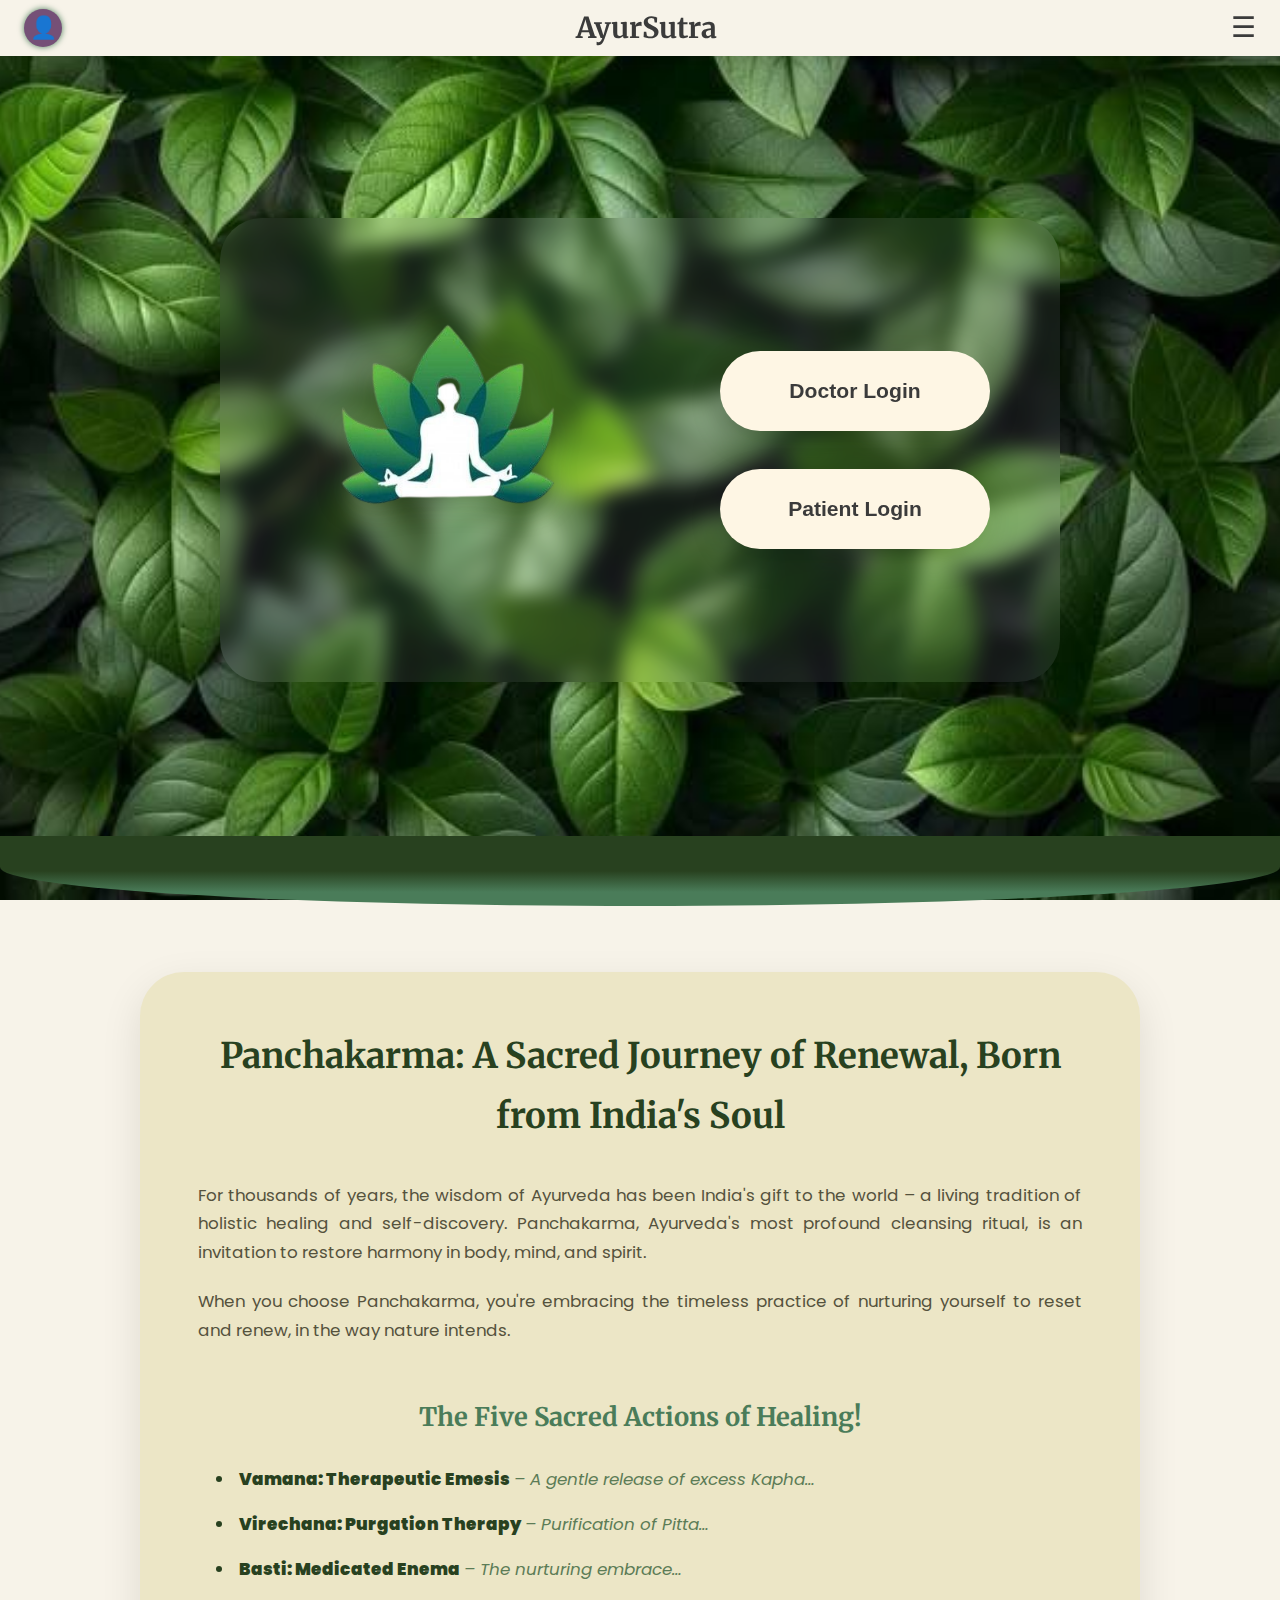
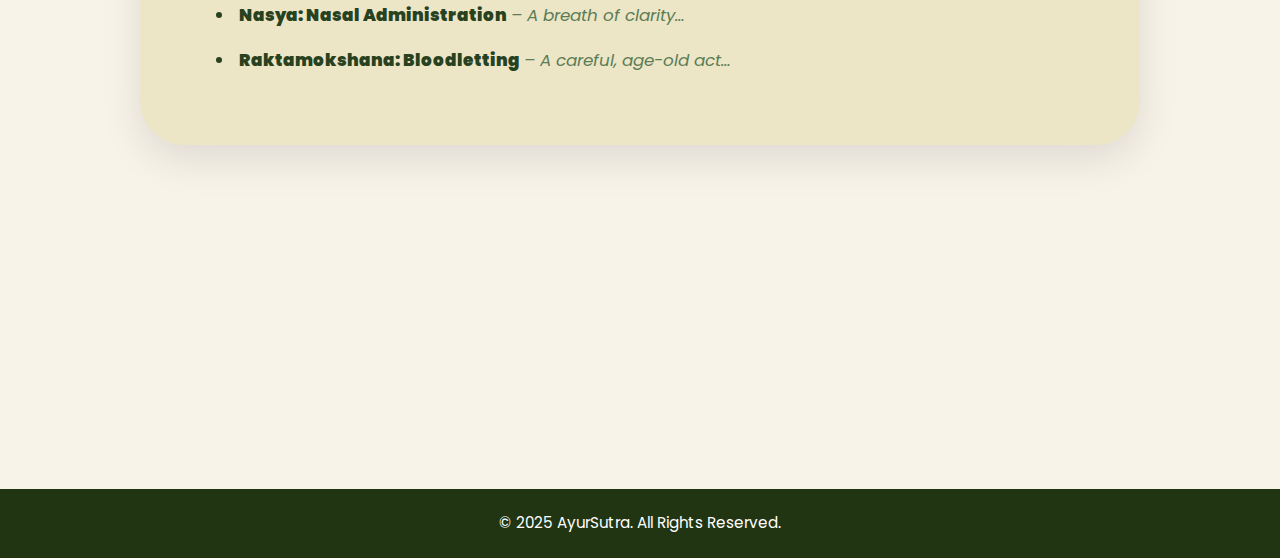
<file: index.html>
<!DOCTYPE html>
<html lang="en">
<head>
  <meta charset="UTF-8" />
  <meta name="viewport" content="width=device-width, initial-scale=1" />
  <title>AyurSutra</title>
  <link href="https://fonts.googleapis.com/css2?family=Merriweather:wght@700&family=Poppins&display=swap" rel="stylesheet" />
  <link rel="stylesheet" href="styles.css" />
</head>
<body>
  <!-- Header -->
  <header class="header">
    <div class="profile-icon">&#128100;</div>
    <h1 class="logo-text">AyurSutra</h1>
    <div class="menu-icon">&#9776;</div>
  </header>

  <!-- Hero Section -->
  <section class="hero-container">
    <div class="hero-card glass">
      <div class="logo-container">
        <img src="lotus-logo.png" alt="AyurSutra Logo" class="logo" />
      </div>
      <div class="btn-group">
        <button class="btn btnDoctor">Doctor Login</button>
        <button class="btn btnPatient">Patient Login</button>
      </div>
    </div>
    <div class="hero-wave"></div>
  </section>

  <!-- About Section -->
  <section class="about-section">
    <div class="about-card">
      <h2>Panchakarma: A Sacred Journey of Renewal, Born from India's Soul</h2>
      <p>
        For thousands of years, the wisdom of Ayurveda has been India's gift to the world – a living tradition of holistic healing and self-discovery. Panchakarma, Ayurveda's most profound cleansing ritual, is an invitation to restore harmony in body, mind, and spirit.
      </p>
      <p>
        When you choose Panchakarma, you're embracing the timeless practice of nurturing yourself to reset and renew, in the way nature intends.
      </p>
      <h3 class="about-subtitle">The Five Sacred Actions of Healing!</h3>
      <ul class="therapy-list">
        <li><b>Vamana: Therapeutic Emesis</b> <i>– A gentle release of excess Kapha…</i></li>
        <li><b>Virechana: Purgation Therapy</b> <i>– Purification of Pitta…</i></li>
        <li><b>Basti: Medicated Enema</b> <i>– The nurturing embrace…</i></li>
        <li><b>Nasya: Nasal Administration</b> <i>– A breath of clarity…</i></li>
        <li><b>Raktamokshana: Bloodletting</b> <i>– A careful, age-old act…</i></li>
      </ul>
    </div>
  </section>

  <!-- Gallery Section -->
  <section class="gallery-section">
    <div class="gallery-row">
      <div class="gallery-card">
        <img src="yoga1.jpg" alt="Ayurvedic therapy" />
      </div>
      <div class="gallery-card">
        <img src="yoga2.jpg" alt="Ayurvedic room" />
      </div>
      <div class="gallery-card">
        <img src="yoga3.jpg" alt="Ayurvedic ritual" />
      </div>
    </div>
  </section>

  <!-- Footer -->
  <footer>
    <div class="footer-bar">
      © 2025 AyurSutra. All Rights Reserved.
    </div>
  </footer>

  <script src="script.js"></script>

</body>
</html>
</file>
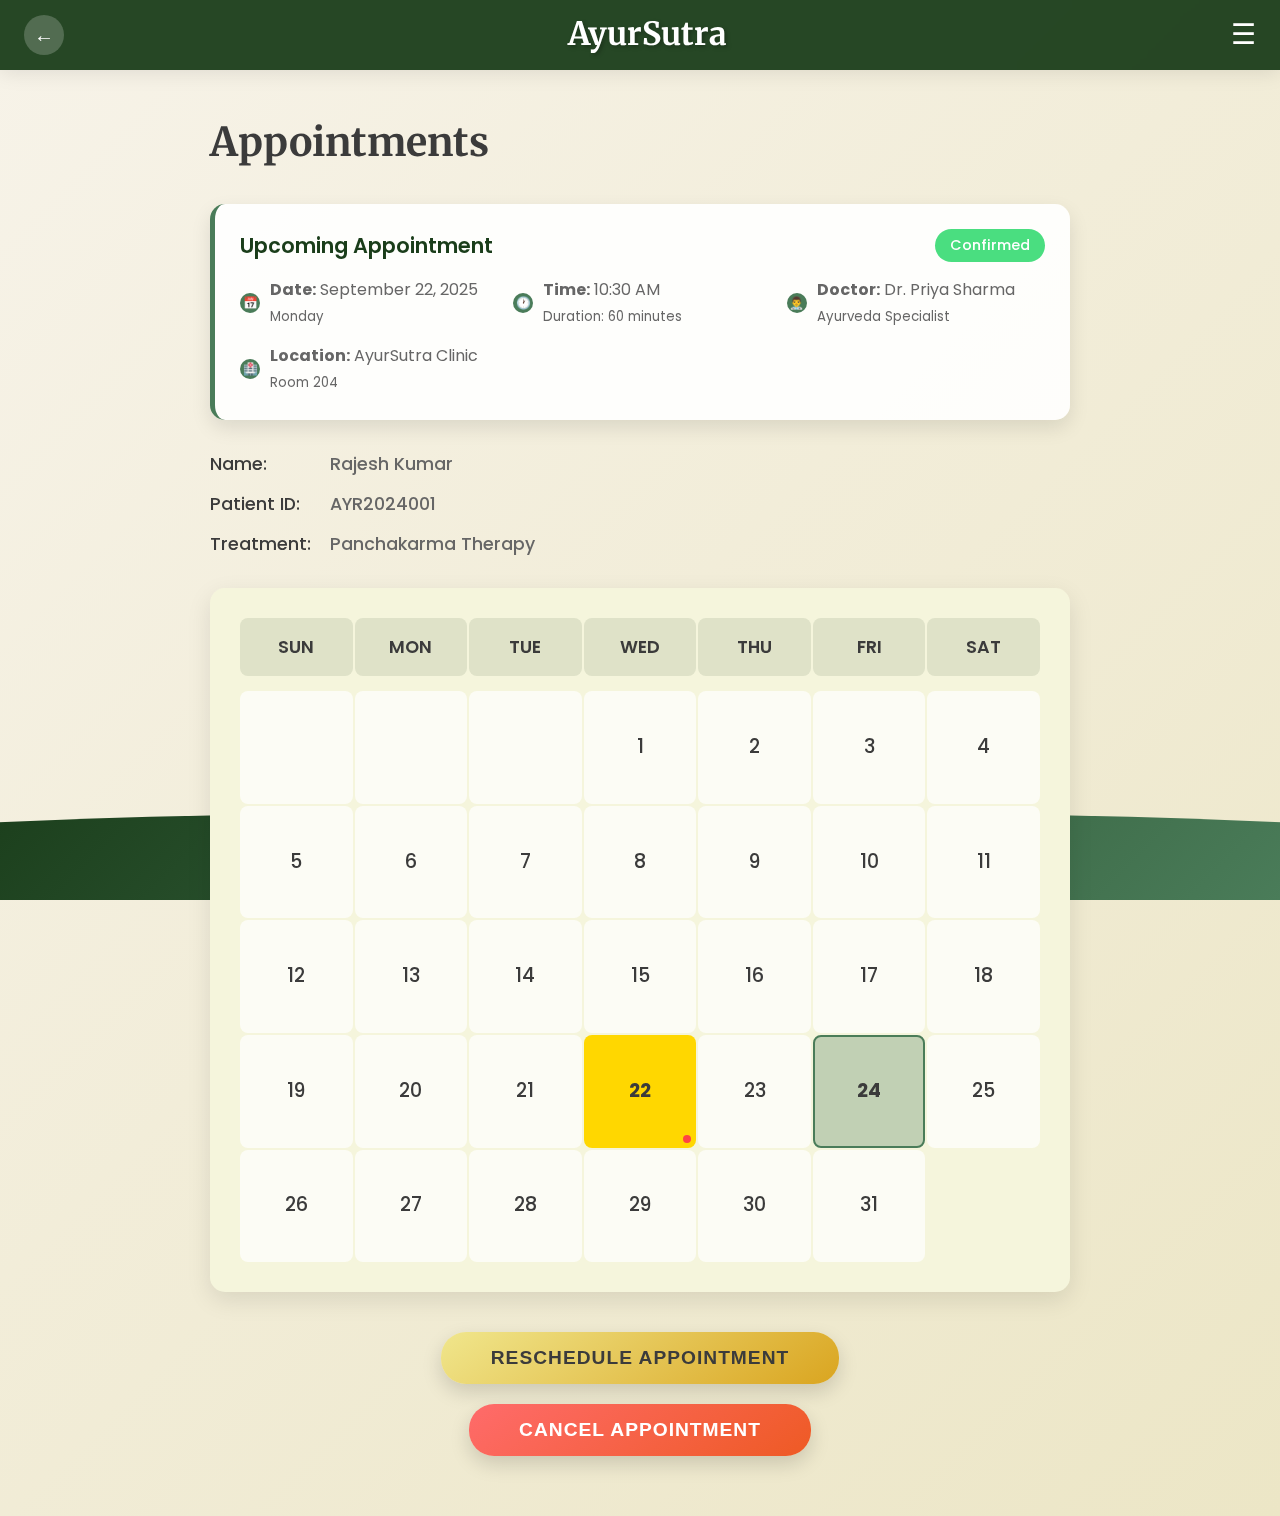
<file: appointments.html>
<!DOCTYPE html>
<html lang="en">
<head>
  <meta charset="UTF-8" />
  <meta name="viewport" content="width=device-width, initial-scale=1" />
  <title>AyurSutra - Appointments</title>
  <link href="https://fonts.googleapis.com/css2?family=Merriweather:wght@400;700&family=Poppins:wght@300;400;500;600;700&display=swap" rel="stylesheet" />
  <link rel="stylesheet" href="appointments-styles.css">
</head>
<body>
  <!-- Header -->
  <header class="header">
    <button class="back-btn" onclick="goBack()">←</button>
    <h1 class="logo-text">AyurSutra</h1>
    <div class="menu-icon">☰</div>
  </header>

  <!-- Main Container -->
  <div class="main-container">
    <div class="appointments-section">
      <!-- Title -->
      <h1 class="appointments-title">Appointments</h1>

      <!-- Current Appointment Display -->
      <div class="current-appointment">
        <div class="appointment-header">
          <h3 class="appointment-title">Upcoming Appointment</h3>
          <span class="appointment-status">Confirmed</span>
        </div>
        <div class="appointment-details">
          <div class="detail-item">
            <div class="detail-icon">📅</div>
            <div class="detail-text">
              <strong>Date:</strong> September 22, 2025<br>
              <small>Monday</small>
            </div>
          </div>
          <div class="detail-item">
            <div class="detail-icon">🕐</div>
            <div class="detail-text">
              <strong>Time:</strong> 10:30 AM<br>
              <small>Duration: 60 minutes</small>
            </div>
          </div>
          <div class="detail-item">
            <div class="detail-icon">👨‍⚕️</div>
            <div class="detail-text">
              <strong>Doctor:</strong> Dr. Priya Sharma<br>
              <small>Ayurveda Specialist</small>
            </div>
          </div>
          <div class="detail-item">
            <div class="detail-icon">🏥</div>
            <div class="detail-text">
              <strong>Location:</strong> AyurSutra Clinic<br>
              <small>Room 204</small>
            </div>
          </div>
        </div>
      </div>

      <!-- Patient Information -->
      <div class="patient-info">
        <div class="info-row">
          <span class="info-label">Name:</span>
          <span class="info-value">Rajesh Kumar</span>
        </div>
        <div class="info-row">
          <span class="info-label">Patient ID:</span>
          <span class="info-value">AYR2024001</span>
        </div>
        <div class="info-row">
          <span class="info-label">Treatment:</span>
          <span class="info-value">Panchakarma Therapy</span>
        </div>
      </div>

      <!-- Calendar -->
      <div class="calendar-container">
        <div class="calendar">
          <div class="calendar-header">
            <div class="day-header">SUN</div>
            <div class="day-header">MON</div>
            <div class="day-header">TUE</div>
            <div class="day-header">WED</div>
            <div class="day-header">THU</div>
            <div class="day-header">FRI</div>
            <div class="day-header">SAT</div>
          </div>
          <div class="calendar-grid" id="calendarGrid">
            <!-- Calendar days will be generated by JavaScript -->
          </div>
        </div>
      </div>

      <!-- Action Buttons -->
      <div class="action-buttons">
        <button class="action-btn" onclick="rescheduleAppointment()">
          Reschedule Appointment
        </button>
        <button class="action-btn cancel" onclick="cancelAppointment()">
          Cancel Appointment
        </button>
      </div>
    </div>
  </div>

  <!-- Footer Wave -->
  <div class="footer-wave"></div>

  <!-- Reschedule Modal -->
  <div class="modal-overlay" id="rescheduleModal">
    <div class="modal">
      <div class="modal-header">
        <h2 class="modal-title">Reschedule Appointment</h2>
        <button class="modal-close" onclick="closeModal('rescheduleModal')">&times;</button>
      </div>
      <div class="modal-content">
        <p style="color: #666; margin-bottom: 20px;">
          Current appointment: <strong>September 22, 2025 at 10:30 AM</strong>
        </p>
        
        <div class="form-group">
          <label class="form-label">Select New Date</label>
          <input type="date" class="form-input" id="newDate" min="2025-09-20" value="2025-09-23">
        </div>
        
        <div class="form-group">
          <label class="form-label">Available Time Slots</label>
          <div class="time-slots" id="timeSlots">
            <div class="time-slot" data-time="9:00">9:00 AM</div>
            <div class="time-slot" data-time="9:30">9:30 AM</div>
            <div class="time-slot" data-time="10:00">10:00 AM</div>
            <div class="time-slot unavailable" data-time="10:30">10:30 AM</div>
            <div class="time-slot" data-time="11:00">11:00 AM</div>
            <div class="time-slot" data-time="11:30">11:30 AM</div>
            <div class="time-slot" data-time="2:00">2:00 PM</div>
            <div class="time-slot" data-time="2:30">2:30 PM</div>
            <div class="time-slot" data-time="3:00">3:00 PM</div>
            <div class="time-slot unavailable" data-time="3:30">3:30 PM</div>
            <div class="time-slot" data-time="4:00">4:00 PM</div>
            <div class="time-slot" data-time="4:30">4:30 PM</div>
          </div>
        </div>
        
        <div class="form-group">
          <label class="form-label">Reason for Rescheduling (Optional)</label>
          <select class="form-select" id="rescheduleReason">
            <option value="">Select a reason...</option>
            <option value="personal">Personal Emergency</option>
            <option value="work">Work Conflict</option>
            <option value="health">Health Issues</option>
            <option value="travel">Travel Plans</option>
            <option value="other">Other</option>
          </select>
        </div>
        
        <div class="form-group">
          <label class="form-label">Additional Notes</label>
          <textarea class="form-input" rows="3" placeholder="Any additional information..." id="rescheduleNotes"></textarea>
        </div>
      </div>
      <div class="modal-actions">
        <button class="modal-btn secondary" onclick="closeModal('rescheduleModal')">Cancel</button>
        <button class="modal-btn primary" onclick="confirmReschedule()">Confirm Reschedule</button>
      </div>
    </div>
  </div>

  <!-- Cancel Modal -->
  <div class="modal-overlay" id="cancelModal">
    <div class="modal">
      <div class="modal-header">
        <h2 class="modal-title">Cancel Appointment</h2>
        <button class="modal-close" onclick="closeModal('cancelModal')">&times;</button>
      </div>
      <div class="modal-content">
        <div class="confirmation-content">
          <div class="confirmation-icon">⚠️</div>
          <p class="confirmation-text">
            Are you sure you want to cancel your appointment scheduled for<br>
            <strong>September 22, 2025 at 10:30 AM</strong>?
          </p>
          
          <div class="form-group">
            <label class="form-label">Reason for Cancellation</label>
            <div class="reason-options">
              <label class="reason-option">
                <input type="radio" name="cancelReason" value="personal">
                <span>Personal Emergency</span>
              </label>
              <label class="reason-option">
                <input type="radio" name="cancelReason" value="health">
                <span>Health Issues</span>
              </label>
              <label class="reason-option">
                <input type="radio" name="cancelReason" value="schedule">
                <span>Schedule Conflict</span>
              </label>
              <label class="reason-option">
                <input type="radio" name="cancelReason" value="travel">
                <span>Travel Plans Changed</span>
              </label>
              <label class="reason-option">
                <input type="radio" name="cancelReason" value="other">
                <span>Other Reason</span>
              </label>
            </div>
          </div>
          
          <div class="form-group">
            <label class="form-label">Additional Comments (Optional)</label>
            <textarea class="form-input" rows="3" placeholder="Please provide any additional details..." id="cancelNotes"></textarea>
          </div>
          
          <div style="background: #fff3cd; padding: 15px; border-radius: 8px; margin: 15px 0; border-left: 4px solid #ffc107;">
            <small style="color: #856404;">
              <strong>Note:</strong> Cancellations made less than 24 hours before the appointment may be subject to a cancellation fee.
            </small>
          </div>
        </div>
      </div>
      <div class="modal-actions">
        <button class="modal-btn secondary" onclick="closeModal('cancelModal')">Keep Appointment</button>
        <button class="modal-btn primary" style="background: #dc3545;" onclick="confirmCancel()">Yes, Cancel Appointment</button>
      </div>
    </div>
  </div>

  <!-- Success Modal -->
  <div class="modal-overlay" id="successModal">
    <div class="modal">
      <div class="modal-header">
        <h2 class="modal-title">Success!</h2>
        <button class="modal-close" onclick="closeModal('successModal')">&times;</button>
      </div>
      <div class="modal-content">
        <div class="confirmation-content">
          <div class="confirmation-icon success-icon">✓</div>
          <p class="confirmation-text" id="successMessage">
            Your appointment has been updated successfully!
          </p>
        </div>
      </div>
      <div class="modal-actions">
        <button class="modal-btn primary" onclick="closeModal('successModal')">OK</button>
      </div>
    </div>
  </div>

  <script src="appointments-script.js"></script>
</body>
</html>
</file>
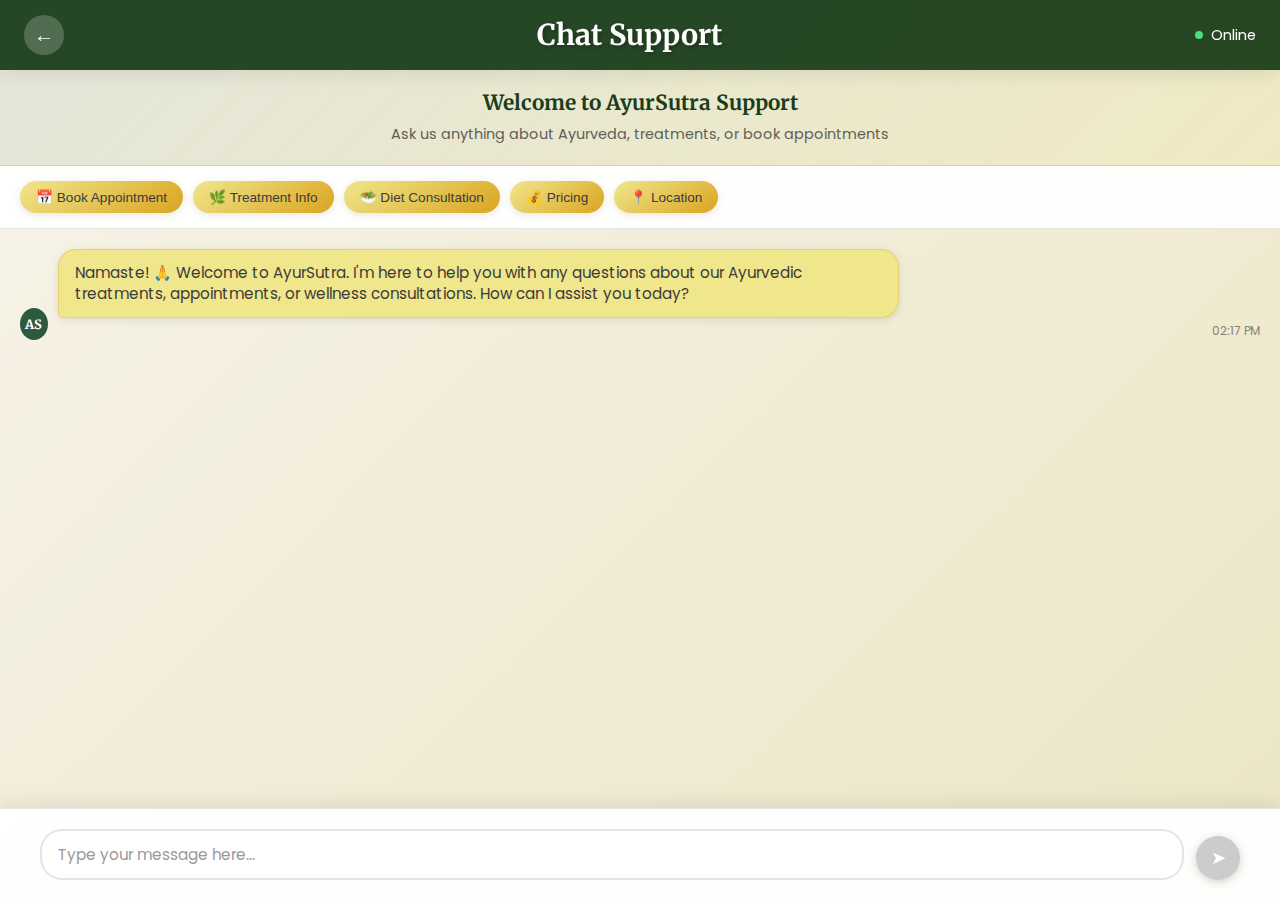
<file: chat.html>
<!DOCTYPE html>
<html lang="en">
<head>
  <meta charset="UTF-8">
  <meta name="viewport" content="width=device-width, initial-scale=1.0">
  <title>AyurSutra - Chat Support</title>
  <link href="https://fonts.googleapis.com/css2?family=Merriweather:wght@400;700&family=Poppins:wght@300;400;500;600;700&display=swap" rel="stylesheet">
  <link rel="stylesheet" href="chat-styles.css">
</head>
<body>
  <!-- Header -->
  <header class="header">
    <button class="back-btn" onclick="goBack()">←</button>
    <h1 class="header-title">Chat Support</h1>
    <div class="status-indicator">
      <div class="status-dot"></div>
      <span>Online</span>
    </div>
  </header>

  <!-- Chat Container -->
  <div class="chat-container">
    <!-- Welcome Section -->
    <div class="welcome-section">
      <h2 class="welcome-text">Welcome to AyurSutra Support</h2>
      <p class="welcome-subtitle">Ask us anything about Ayurveda, treatments, or book appointments</p>
    </div>

    <!-- Quick Actions -->
    <div class="quick-actions">
      <button class="quick-action-btn" onclick="sendQuickMessage('Book appointment')">📅 Book Appointment</button>
      <button class="quick-action-btn" onclick="sendQuickMessage('Treatment info')">🌿 Treatment Info</button>
      <button class="quick-action-btn" onclick="sendQuickMessage('Diet consultation')">🥗 Diet Consultation</button>
      <button class="quick-action-btn" onclick="sendQuickMessage('Pricing')">💰 Pricing</button>
      <button class="quick-action-btn" onclick="sendQuickMessage('Location')">📍 Location</button>
    </div>

    <!-- Chat Messages -->
    <div class="chat-messages" id="chatMessages">
      <!-- Welcome message -->
      <div class="message bot slide-in-left">
        <div class="avatar bot">AS</div>
        <div>
          <div class="message-bubble">
            Namaste! 🙏 Welcome to AyurSutra. I'm here to help you with any questions about our Ayurvedic treatments, appointments, or wellness consultations. How can I assist you today?
          </div>
          <div class="message-time" id="welcomeTime"></div>
        </div>
      </div>

      <!-- Typing indicator -->
      <div class="message bot typing-indicator" id="typingIndicator">
        <div class="avatar bot">AS</div>
        <div class="typing-dots">
          <div class="typing-dot"></div>
          <div class="typing-dot"></div>
          <div class="typing-dot"></div>
        </div>
      </div>
    </div>

    <!-- Input Area -->
    <div class="input-area">
      <div class="input-container">
        <textarea 
          class="message-input" 
          id="messageInput" 
          placeholder="Type your message here..." 
          rows="1"
          maxlength="500"
        ></textarea>
        <button class="send-btn" id="sendBtn" onclick="sendMessage()">➤</button>
      </div>
    </div>
  </div>

  <script src="chat-script.js"></script>
</body>
</html>
</file>
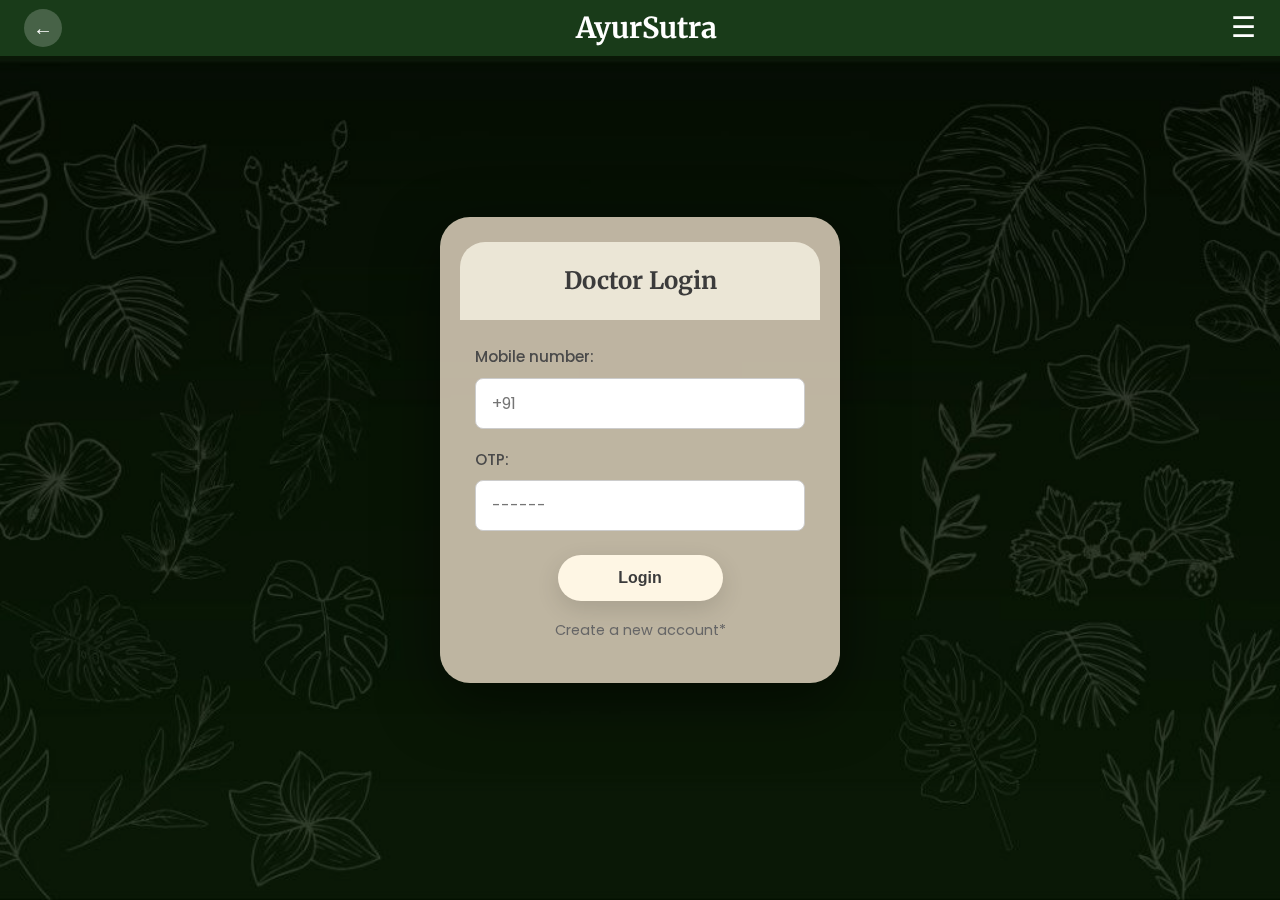
<file: login.html>
<!DOCTYPE html>
<html lang="en">
<head>
  <meta charset="UTF-8" />
  <meta name="viewport" content="width=device-width, initial-scale=1" />
  <title>AyurSutra - Login</title>
  <link href="https://fonts.googleapis.com/css2?family=Merriweather:wght@700&family=Poppins:wght@400;500;600&display=swap" rel="stylesheet" />
  <link rel="stylesheet" href="login-styles.css" />
</head>
<body>
  <!-- Header -->
  <header class="header">
    <button class="back-btn" onclick="goBack()">←</button>
    <h1 class="logo-text">AyurSutra</h1>
    <div class="menu-icon">☰</div>
  </header>

  <!-- Login Container -->
  <section class="login-container">
    <div class="login-card">
      <div class="login-header">
        <h2 class="login-title" id="loginTitle">Doctor Login</h2>
      </div>
      
      <form id="loginForm">
        <div class="form-group">
          <label for="mobile" class="form-label">Mobile number:</label>
          <input type="tel" id="mobile" name="mobile" class="form-input" placeholder="+91" required>
        </div>
        
        <div class="form-group">
          <label for="otp" class="form-label">OTP:</label>
          <input type="text" id="otp" name="otp" class="form-input" placeholder="------" maxlength="6" required>
        </div>
        
        <button type="submit" class="login-btn">Login</button>
        
        <div class="create-account">
          <a href="#" onclick="createAccount()">Create a new account*</a>
        </div>
      </form>
    </div>
  </section>

  <script src="login-script.js"></script>
</body>
</html>
</file>
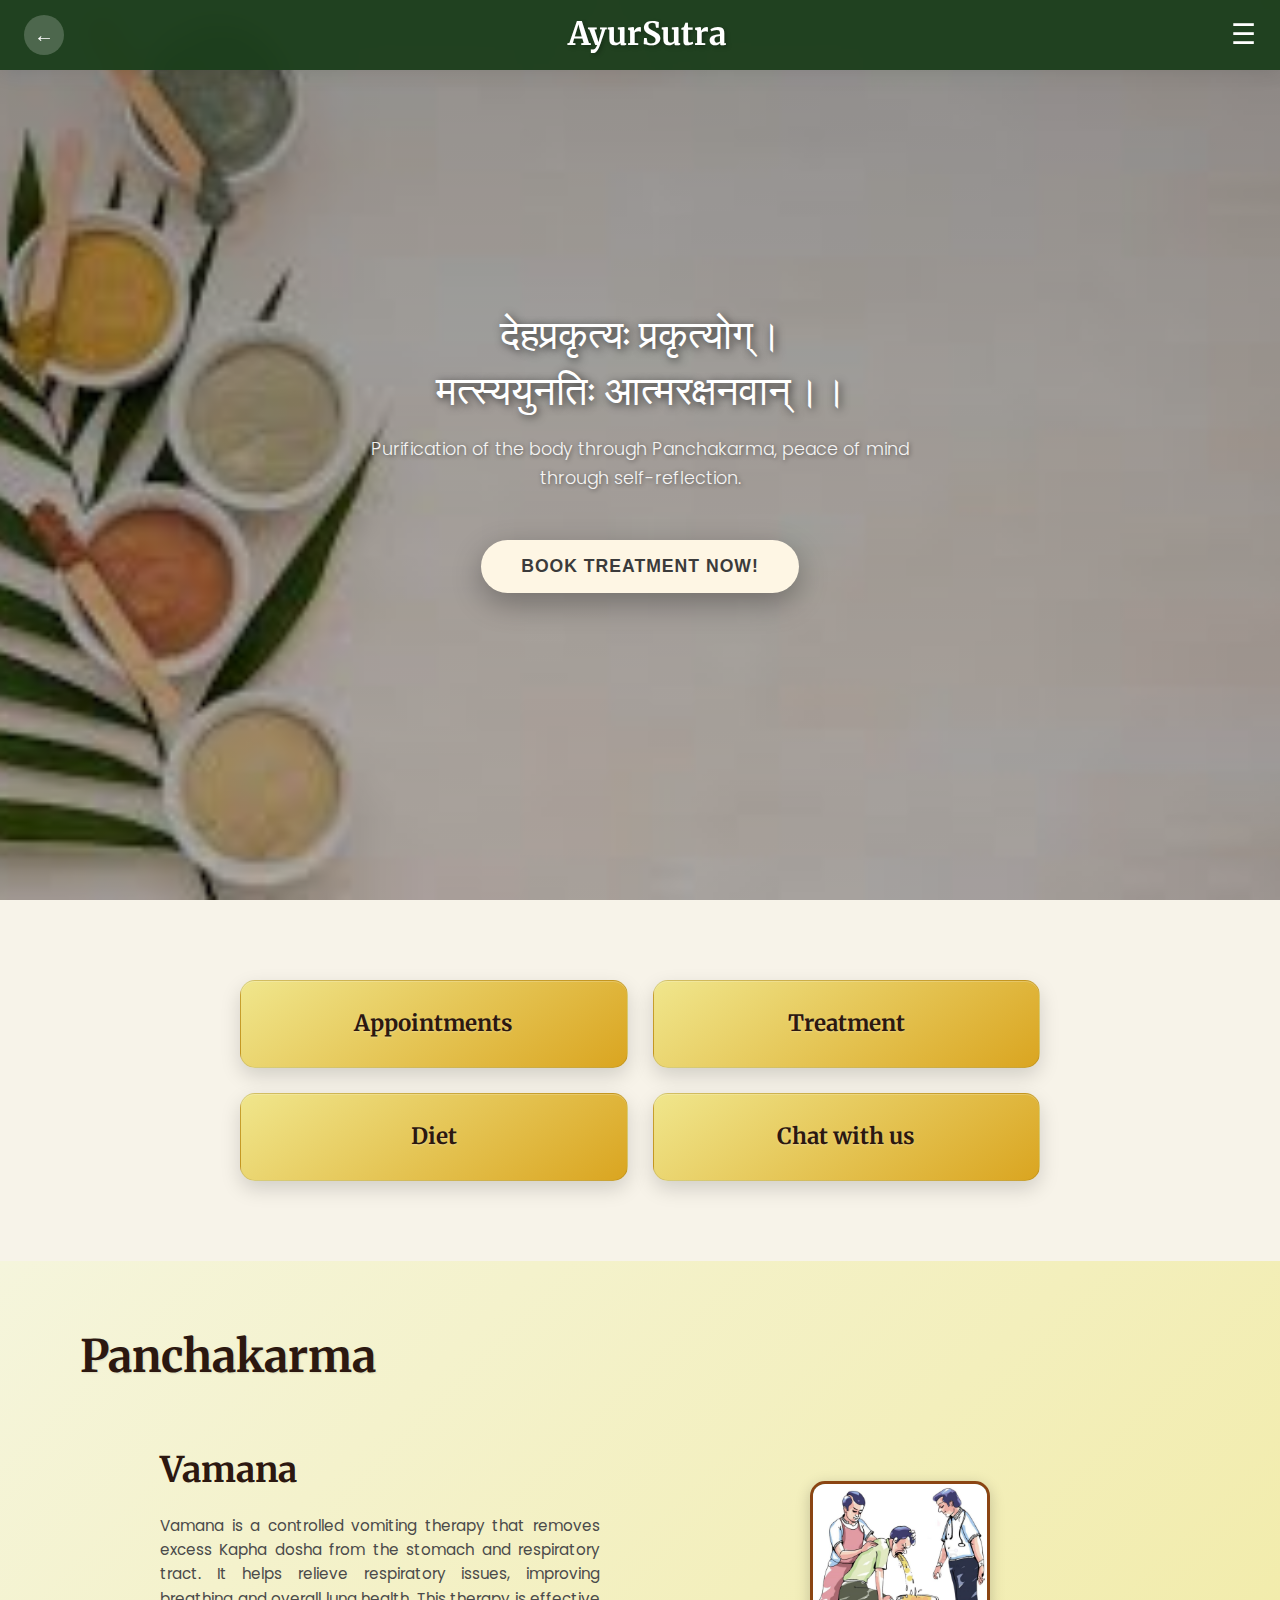
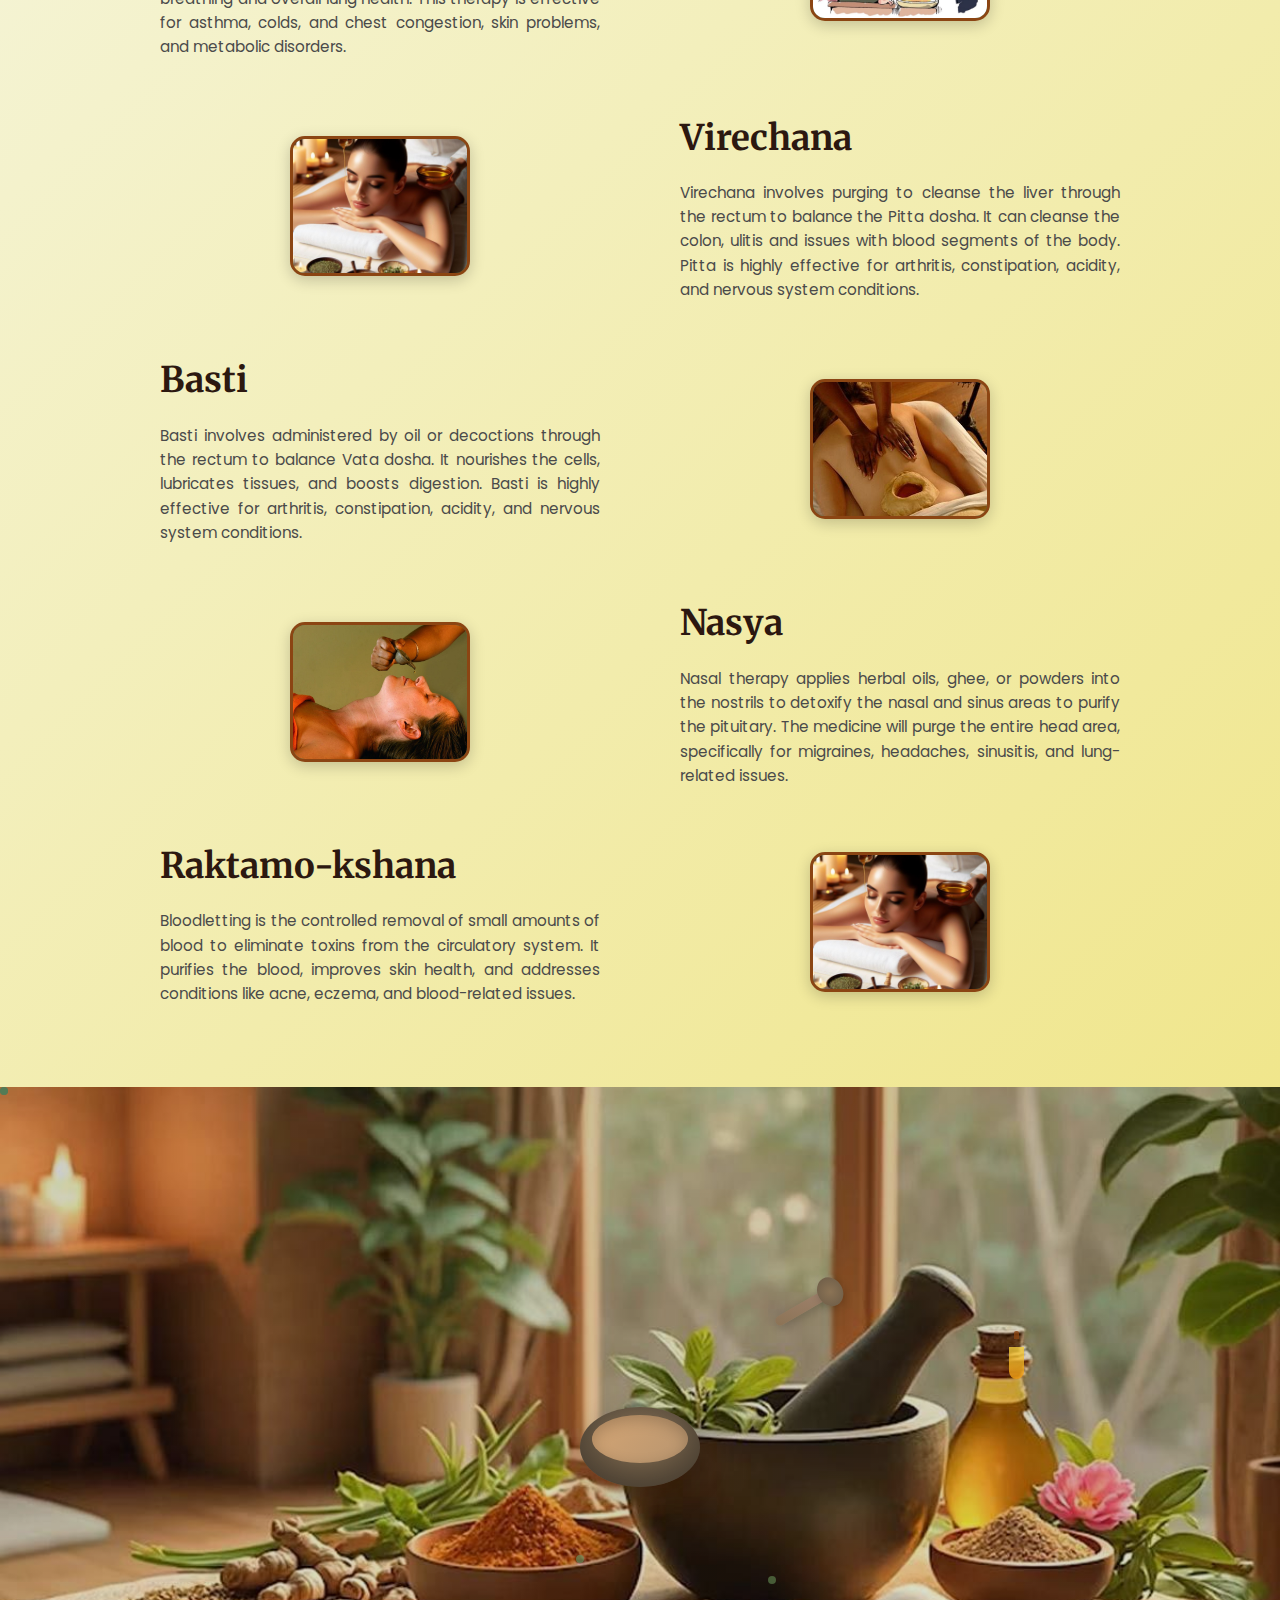
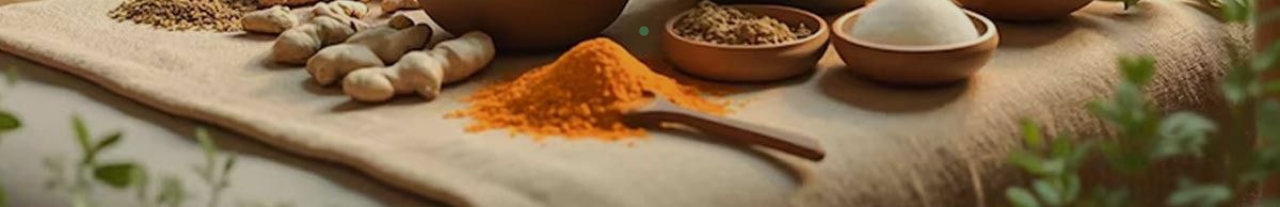
<file: patient-dashboard.html>
<!DOCTYPE html>
<html lang="en">
<head>
  <meta charset="UTF-8" />
  <meta name="viewport" content="width=device-width, initial-scale=1" />
  <title>AyurSutra - Patient Dashboard</title>
  <link href="https://fonts.googleapis.com/css2?family=Merriweather:wght@400;700&family=Poppins:wght@300;400;500;600;700&display=swap" rel="stylesheet" />
  
  <!-- Inline CSS for debugging - replace with external file once working -->
  <style>
    :root {
      --cream: #f7f3e9;
      --yellow: #ece6c6;
      --button-bg: #fef6e4;
      --footer-bg: #213512;
      --footer-text: #ffffff;
      --text-color: #3b3b3b;
      --shadow-light: rgba(0,0,0,0.1);
      --shadow-mid: rgba(0,0,0,0.12);
      --shadow-dark: rgba(0,0,0,0.14);
      --green-dark: #1a3d1a;
      --green-light: #4a7c59;
      --card-bg: rgba(255, 255, 255, 0.9);
    }

    * {
      margin: 0;
      padding: 0;
      box-sizing: border-box;
    }

    body {
      font-family: 'Poppins', sans-serif;
      background: linear-gradient(135deg, #f7f3e9 0%, #ece6c6 100%);
      color: var(--text-color);
      line-height: 1.6;
      min-height: 100vh;
    }

    /* Header */
    .header {
      position: fixed;
      top: 0;
      left: 0;
      right: 0;
      height: 70px;
      background: rgba(26, 61, 26, 0.95);
      backdrop-filter: blur(10px);
      display: flex;
      align-items: center;
      justify-content: space-between;
      padding: 0 24px;
      z-index: 1000;
      box-shadow: 0 2px 20px rgba(0,0,0,0.1);
    }

    .back-btn {
      width: 40px;
      height: 40px;
      border-radius: 50%;
      background: rgba(255, 255, 255, 0.2);
      color: white;
      font-size: 20px;
      display: flex;
      align-items: center;
      justify-content: center;
      cursor: pointer;
      transition: all 0.3s ease;
      border: none;
    }

    .back-btn:hover {
      background: rgba(255, 255, 255, 0.3);
      transform: scale(1.05);
    }

    .logo-text {
      flex: 1;
      text-align: center;
      font-family: 'Merriweather', serif;
      font-weight: 700;
      font-size: 2rem;
      color: white;
      text-shadow: 2px 2px 4px rgba(0,0,0,0.3);
    }

    .menu-icon {
      font-size: 28px;
      cursor: pointer;
      color: white;
      transition: all 0.3s ease;
    }

    .menu-icon:hover {
      transform: scale(1.1);
    }

    /* Hero Section */
    .hero-section {
      position: relative;
      height: 100vh;
      background: linear-gradient(rgba(0,0,0,0.4), rgba(0,0,0,0.3)), var(--green-dark);
      display: flex;
      flex-direction: column;
      align-items: center;
      justify-content: center;
      text-align: center;
      color: white;
      padding: 0 20px;
    }

    /* If Book.jpg exists, it will show, otherwise fallback to solid color */
    .hero-section.with-image {
      background: linear-gradient(rgba(0,0,0,0.4), rgba(0,0,0,0.3)), url('Book.jpg') center/cover no-repeat;
    }

    .sanskrit-text {
      font-family: 'Merriweather', serif;
      font-size: 2.5rem;
      font-weight: 400;
      margin-bottom: 1rem;
      text-shadow: 2px 2px 8px rgba(0,0,0,0.7);
      line-height: 1.4;
    }

    .english-subtitle {
      font-size: 1.1rem;
      font-weight: 300;
      margin-bottom: 3rem;
      opacity: 0.9;
      max-width: 600px;
      text-shadow: 1px 1px 4px rgba(0,0,0,0.5);
    }

    .cta-button {
      background: var(--button-bg);
      color: var(--text-color);
      padding: 16px 40px;
      font-size: 1.1rem;
      font-weight: 600;
      border: none;
      border-radius: 50px;
      box-shadow: 0 10px 30px rgba(0,0,0,0.3);
      cursor: pointer;
      transition: all 0.4s ease;
      text-transform: uppercase;
      letter-spacing: 1px;
    }

    .cta-button:hover {
      background: var(--green-light);
      color: white;
      transform: translateY(-3px);
      box-shadow: 0 15px 40px rgba(0,0,0,0.4);
    }

    /* Services Grid */
    .services-section {
      padding: 80px 20px;
      background: var(--cream);
    }

    .services-grid {
      max-width: 800px;
      margin: 0 auto;
      display: grid;
      grid-template-columns: repeat(2, 1fr);
      gap: 25px;
    }

    .service-card {
      background: linear-gradient(145deg, #f0e68c 0%, #daa520 100%);
      border-radius: 15px;
      padding: 25px 20px;
      text-align: center;
      box-shadow: 0 8px 20px rgba(0,0,0,0.15), 
                  inset 0 1px 0 rgba(255,255,255,0.2);
      transition: all 0.3s ease;
      cursor: pointer;
      position: relative;
      border: 1px solid rgba(0,0,0,0.1);
      min-height: 80px;
      display: flex;
      align-items: center;
      justify-content: center;
    }

    .service-card:hover {
      transform: translateY(-5px);
      box-shadow: 0 12px 25px rgba(0,0,0,0.2), 
                  inset 0 1px 0 rgba(255,255,255,0.3);
    }

    .service-card::before {
      display: none;
    }

    .service-title {
      font-family: 'Merriweather', serif;
      font-size: 1.4rem;
      font-weight: 700;
      color: #2c1810;
      margin: 0;
      text-shadow: 0 1px 2px rgba(255,255,255,0.3);
    }

    /* Panchakarma Section */
    .panchakarma-section {
      padding: 60px 20px 80px 20px;
      background: linear-gradient(135deg, #f5f5dc 0%, #f0e68c 100%);
      background-color: #f7f3e9;
    }

    .panchakarma-title {
      text-align: left;
      font-family: 'Merriweather', serif;
      font-size: 2.8rem;
      font-weight: 700;
      color: #2c1810;
      margin-bottom: 50px;
      margin-left: 60px;
      text-shadow: 1px 1px 2px rgba(0,0,0,0.1);
    }

    .treatment-grid {
      max-width: 1000px;
      margin: 0 auto;
      display: flex;
      flex-direction: column;
      gap: 50px;
    }

    .treatment-item {
      display: grid;
      grid-template-columns: 1fr 1fr;
      align-items: center;
      gap: 40px;
      background: transparent;
      padding: 0;
      box-shadow: none;
      transition: none;
    }

    .treatment-item:hover {
      transform: none;
      box-shadow: none;
    }

    /* Alternating layout */
    .treatment-item:nth-child(1) { /* Vamana - left title, right image */
      grid-template-areas: "content image";
    }

    .treatment-item:nth-child(2) { /* Virechana - right title, left image */
      grid-template-areas: "image content";
    }

    .treatment-item:nth-child(3) { /* Basti - left title, right image */
      grid-template-areas: "content image";
    }

    .treatment-item:nth-child(4) { /* Nasya - right title, left image */
      grid-template-areas: "image content";
    }

    .treatment-item:nth-child(5) { /* Raktamokshana - left title, right image */
      grid-template-areas: "content image";
    }

    .treatment-image {
      grid-area: image;
      width: 180px;
      height: 140px;
      border-radius: 15px;
      border: 3px solid #8b4513;
      object-fit: cover;
      box-shadow: 0 4px 15px rgba(0,0,0,0.2);
      background: var(--green-light);
      display: flex;
      align-items: center;
      justify-content: center;
      color: white;
      font-weight: bold;
      justify-self: center;
    }

    .treatment-content {
      grid-area: content;
      padding: 0 20px;
    }

    .treatment-name {
      font-family: 'Merriweather', serif;
      font-size: 2.2rem;
      font-weight: 700;
      color: #2c1810;
      margin-bottom: 15px;
      text-align: left;
    }

    .treatment-description {
      font-size: 0.95rem;
      line-height: 1.6;
      color: #4a4a4a;
      text-align: justify;
    }

    /* Bottom Hero Section */
    .bottom-hero {
      height: 80vh;
      background: linear-gradient(rgba(0,0,0,0.2), rgba(0,0,0,0.1)), 
                  url('create-account1.jpg') center/cover no-repeat;
      display: flex;
      align-items: center;
      justify-content: center;
      position: relative;
      overflow: hidden;
    }

    /* If create-account1.jpg doesn't exist, use mortar and pestle background */
    .bottom-hero.fallback {
      background: linear-gradient(135deg, #d4c4a8 0%, #b8a082 50%, #8b7355 100%);
      position: relative;
    }

    .bottom-hero.fallback::before {
      content: '';
      position: absolute;
      top: 0;
      left: 0;
      right: 0;
      bottom: 0;
      background: 
        radial-gradient(circle at 30% 70%, rgba(139, 115, 85, 0.8) 0%, transparent 25%),
        radial-gradient(circle at 70% 40%, rgba(160, 130, 98, 0.6) 0%, transparent 30%),
        radial-gradient(circle at 50% 80%, rgba(180, 160, 130, 0.4) 0%, transparent 35%);
      z-index: 1;
    }

    .bottom-hero.fallback::after {
      content: '';
      position: absolute;
      bottom: 0;
      left: 0;
      right: 0;
      height: 30%;
      background: linear-gradient(to top, 
        rgba(74, 124, 89, 0.9) 0%, 
        rgba(74, 124, 89, 0.6) 30%, 
        transparent 100%);
      z-index: 2;
    }

    /* Decorative elements for fallback */
    .herb-elements {
      position: absolute;
      width: 100%;
      height: 100%;
      z-index: 3;
      pointer-events: none;
    }

    .herb-bowl {
      position: absolute;
      top: 50%;
      left: 50%;
      transform: translate(-50%, -50%);
      width: 120px;
      height: 80px;
      background: radial-gradient(ellipse, #8b7355 0%, #6b5b47 70%);
      border-radius: 50%;
      box-shadow: 
        inset 0 -20px 40px rgba(0,0,0,0.3),
        0 10px 30px rgba(0,0,0,0.2);
    }

    .herb-bowl::before {
      content: '';
      position: absolute;
      top: 10%;
      left: 10%;
      right: 10%;
      bottom: 30%;
      background: linear-gradient(135deg, #d4a574 0%, #b8956f 100%);
      border-radius: 50%;
      box-shadow: inset 0 5px 15px rgba(0,0,0,0.2);
    }

    .pestle {
      position: absolute;
      top: 30%;
      right: 35%;
      width: 60px;
      height: 10px;
      background: linear-gradient(45deg, #8b7355 0%, #a0826e 100%);
      border-radius: 5px;
      transform: rotate(-30deg);
      box-shadow: 0 3px 10px rgba(0,0,0,0.2);
    }

    .pestle::before {
      content: '';
      position: absolute;
      right: -15px;
      top: -10px;
      width: 25px;
      height: 30px;
      background: radial-gradient(circle, #8b7355 0%, #6b5b47 100%);
      border-radius: 50%;
      box-shadow: 0 3px 10px rgba(0,0,0,0.2);
    }

    .herb-scatter {
      position: absolute;
      width: 8px;
      height: 8px;
      background: #4a7c59;
      border-radius: 50%;
      opacity: 0.7;
    }

    .herb-scatter:nth-child(1) { top: 60%; left: 40%; }
    .herb-scatter:nth-child(2) { top: 70%; left: 55%; transform: scale(0.7); }
    .herb-scatter:nth-child(3) { top: 65%; left: 45%; background: #6b8e5a; }
    .herb-scatter:nth-child(4) { top: 75%; left: 50%; transform: scale(1.2); }
    .herb-scatter:nth-child(5) { top: 68%; left: 60%; background: #5a7c4a; }

    .oil-bottle {
      position: absolute;
      top: 35%;
      right: 20%;
      width: 15px;
      height: 40px;
      background: linear-gradient(180deg, transparent 0%, transparent 20%, #f4d03f 20%, #f39c12 100%);
      border-radius: 0 0 8px 8px;
      opacity: 0.8;
    }

    .oil-bottle::before {
      content: '';
      position: absolute;
      top: -8px;
      left: 5px;
      width: 5px;
      height: 8px;
      background: #8b4513;
      border-radius: 2px 2px 0 0;
    }

    /* Mobile Responsive */
    @media (max-width: 768px) {
      .sanskrit-text {
        font-size: 1.8rem;
      }

      .english-subtitle {
        font-size: 1rem;
      }

      .logo-text {
        font-size: 1.5rem;
      }

      .panchakarma-title {
        font-size: 2.2rem;
        text-align: center;
        margin-left: 0;
      }

      .treatment-item {
        grid-template-columns: 1fr !important;
        grid-template-areas: "image" "content" !important;
        gap: 20px;
        text-align: center;
      }

      .treatment-image {
        width: 100%;
        max-width: 200px;
        margin: 0 auto;
      }

      .treatment-content {
        padding: 0 10px;
      }

      .treatment-name {
        font-size: 1.8rem;
        text-align: center;
      }

      .treatment-description {
        text-align: center;
      }

      .services-grid {
        grid-template-columns: 1fr;
        gap: 20px;
        max-width: 400px;
      }

      .service-card {
        padding: 20px 15px;
        min-height: 70px;
      }

      .service-title {
        font-size: 1.2rem;
      }
    }

    @media (max-width: 480px) {
      .hero-section {
        padding: 0 15px;
      }

      .sanskrit-text {
        font-size: 1.5rem;
      }

      .service-card {
        padding: 25px 20px;
      }

      .treatment-item {
        padding: 25px 20px;
      }
    }
  </style>
</head>
<body>
  <!-- Header -->
  <header class="header">
    <button class="back-btn" onclick="goBack()">←</button>
    <h1 class="logo-text">AyurSutra</h1>
    <div class="menu-icon">☰</div>
  </header>

  <!-- Hero Section -->
  <section class="hero-section" id="heroSection">
    <h1 class="sanskrit-text">देहप्रकृत्यः प्र‌कृत्योग्‌।<br>मत्स्ययुनतिः आत्मरक्षनवान्‌।।</h1>
    <p class="english-subtitle">Purification of the body through Panchakarma, peace of mind through self-reflection.</p>
    <button class="cta-button">Book Treatment Now!</button>
  </section>

  <!-- Services Grid -->
  <section class="services-section">
    <div class="services-grid">
      <div class="service-card" onclick="navigateToService('appointments')">
        <h3 class="service-title">Appointments</h3>
      </div>
      <div class="service-card" onclick="navigateToService('treatment')">
        <h3 class="service-title">Treatment</h3>
      </div>
      <div class="service-card" onclick="navigateToService('diet')">
        <h3 class="service-title">Diet</h3>
      </div>
      <div class="service-card" onclick="navigateToService('chat')">
        <h3 class="service-title">Chat with us</h3>
      </div>
    </div>
  </section>

  <!-- Panchakarma Section -->
  <section class="panchakarma-section">
    <h2 class="panchakarma-title">Panchakarma</h2>
    <div class="treatment-grid">
      <div class="treatment-item">
        <div class="treatment-image" id="vamanaImg">Image</div>
        <div class="treatment-content">
          <h3 class="treatment-name">Vamana</h3>
          <p class="treatment-description">
            Vamana is a controlled vomiting therapy that removes excess Kapha dosha from the stomach and respiratory tract. It helps relieve respiratory issues, improving breathing and overall lung health. This therapy is effective for asthma, colds, and chest congestion, skin problems, and metabolic disorders.
          </p>
        </div>
      </div>

      <div class="treatment-item">
        <div class="treatment-image" id="virechanaImg">Image</div>
        <div class="treatment-content">
          <h3 class="treatment-name">Virechana</h3>
          <p class="treatment-description">
            Virechana involves purging to cleanse the liver through the rectum to balance the Pitta dosha. It can cleanse the colon, ulitis and issues with blood segments of the body. Pitta is highly effective for arthritis, constipation, acidity, and nervous system conditions.
          </p>
        </div>
      </div>

      <div class="treatment-item">
        <div class="treatment-image" id="bastiImg">Image</div>
        <div class="treatment-content">
          <h3 class="treatment-name">Basti</h3>
          <p class="treatment-description">
            Basti involves administered by oil or decoctions through the rectum to balance Vata dosha. It nourishes the cells, lubricates tissues, and boosts digestion. Basti is highly effective for arthritis, constipation, acidity, and nervous system conditions.
          </p>
        </div>
      </div>

      <div class="treatment-item">
        <div class="treatment-image" id="nasyaImg">Image</div>
        <div class="treatment-content">
          <h3 class="treatment-name">Nasya</h3>
          <p class="treatment-description">
            Nasal therapy applies herbal oils, ghee, or powders into the nostrils to detoxify the nasal and sinus areas to purify the pituitary. The medicine will purge the entire head area, specifically for migraines, headaches, sinusitis, and lung-related issues.
          </p>
        </div>
      </div>

      <div class="treatment-item">
        <div class="treatment-image" id="raktamokshanaImg">Image</div>
        <div class="treatment-content">
          <h3 class="treatment-name">Raktamo-kshana</h3>
          <p class="treatment-description">
            Bloodletting is the controlled removal of small amounts of blood to eliminate toxins from the circulatory system. It purifies the blood, improves skin health, and addresses conditions like acne, eczema, and blood-related issues.
          </p>
        </div>
      </div>
    </div>
  </section>

  <!-- Bottom Hero -->
  <section class="bottom-hero" id="bottomHero">
    <div class="herb-elements">
      <div class="herb-bowl"></div>
      <div class="pestle"></div>
      <div class="herb-scatter"></div>
      <div class="herb-scatter"></div>
      <div class="herb-scatter"></div>
      <div class="herb-scatter"></div>
      <div class="herb-scatter"></div>
      <div class="oil-bottle"></div>
    </div>
  </section>

  <script>
    // Navigation functions
    function goBack() {
      window.history.back() || (window.location.href = 'login.html');
    }

    function navigateToService(service) {
      switch(service) {
        case 'appointments':
          window.location.href = 'appointments.html';
          break;
        case 'treatment':
          alert('Treatment page - Coming Soon!');
          break;
        case 'diet':
          alert('Diet page - Coming Soon!');
          break;
        case 'chat':
          window.location.href = 'chat.html';
          break;
      }
    }

    // Check if images exist and load them
    function loadImages() {
      const images = [
        { id: 'vamanaImg', src: 'vamana.jpg', element: document.getElementById('vamanaImg') },
        { id: 'virechanaImg', src: 'Virechana.jpg', element: document.getElementById('virechanaImg') },
        { id: 'bastiImg', src: 'Basti.jpg', element: document.getElementById('bastiImg') },
        { id: 'nasyaImg', src: 'Nasya.jpg', element: document.getElementById('nasyaImg') },
        { id: 'raktamokshanaImg', src: 'Virechana.jpg', element: document.getElementById('raktamokshanaImg') }
      ];

      images.forEach(imgData => {
        const img = new Image();
        img.onload = function() {
          // Image exists, replace div with actual image
          const actualImg = document.createElement('img');
          actualImg.src = imgData.src;
          actualImg.alt = imgData.id;
          actualImg.className = 'treatment-image';
          imgData.element.parentNode.replaceChild(actualImg, imgData.element);
        };
        img.onerror = function() {
          // Image doesn't exist, keep placeholder
          imgData.element.textContent = imgData.id.replace('Img', ' Image');
        };
        img.src = imgData.src;
      });

      // Check hero background
      const heroImg = new Image();
      heroImg.onload = function() {
        document.getElementById('heroSection').classList.add('with-image');
      };
      heroImg.src = 'Book.jpg';

      // Check bottom hero background
      const bottomImg = new Image();
      bottomImg.onload = function() {
        const bottomHero = document.getElementById('bottomHero');
        bottomHero.style.backgroundImage = "linear-gradient(rgba(0,0,0,0.2), rgba(0,0,0,0.1)), url('create-account1.jpg')";
        bottomHero.style.backgroundSize = "cover";
        bottomHero.style.backgroundPosition = "center";
      };
      bottomImg.onerror = function() {
        // If image doesn't load, use fallback styling with herb elements
        document.getElementById('bottomHero').classList.add('fallback');
      };
      bottomImg.src = 'create-account1.jpg';
    }

    // Initialize page
    document.addEventListener('DOMContentLoaded', function() {
      loadImages();
      
      // Add click handler for CTA button
      document.querySelector('.cta-button').addEventListener('click', function() {
        alert('Booking functionality - Coming Soon!');
      });
    });
  </script>
</body>
</html>
</file>
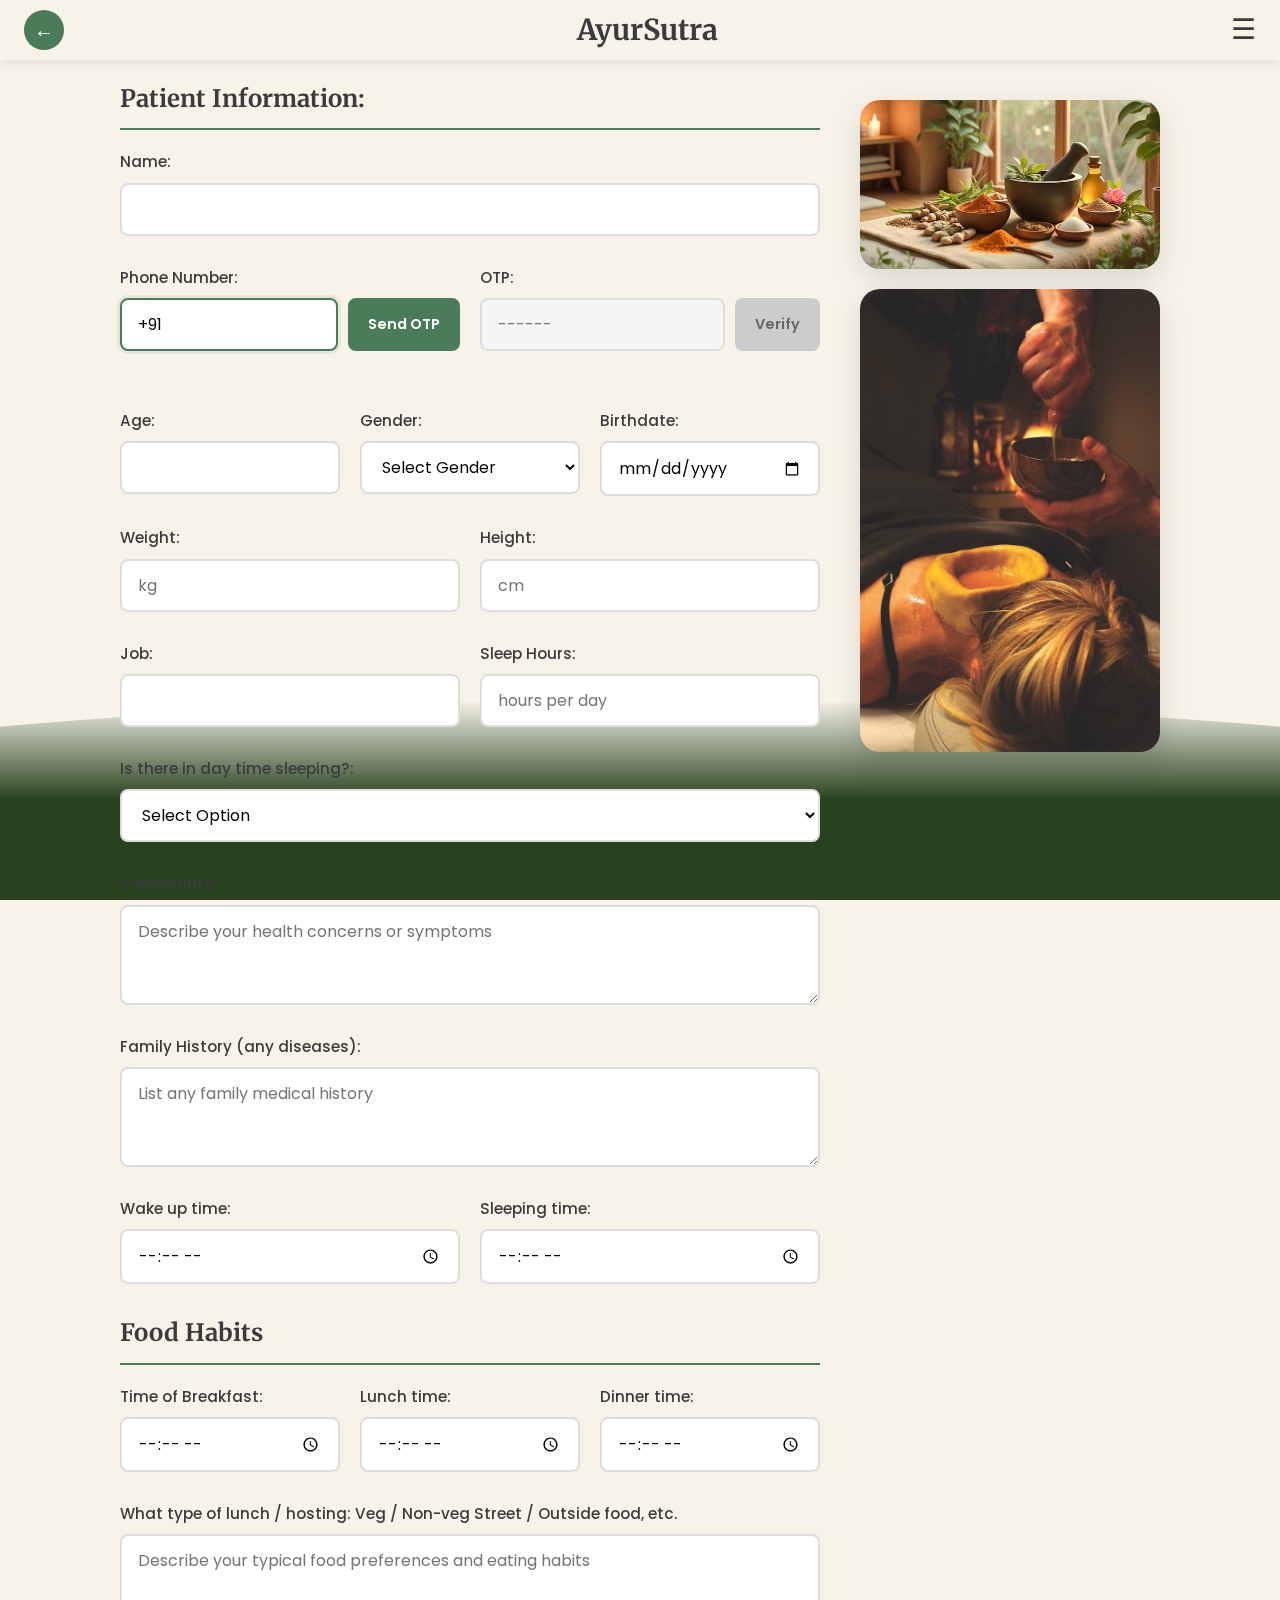
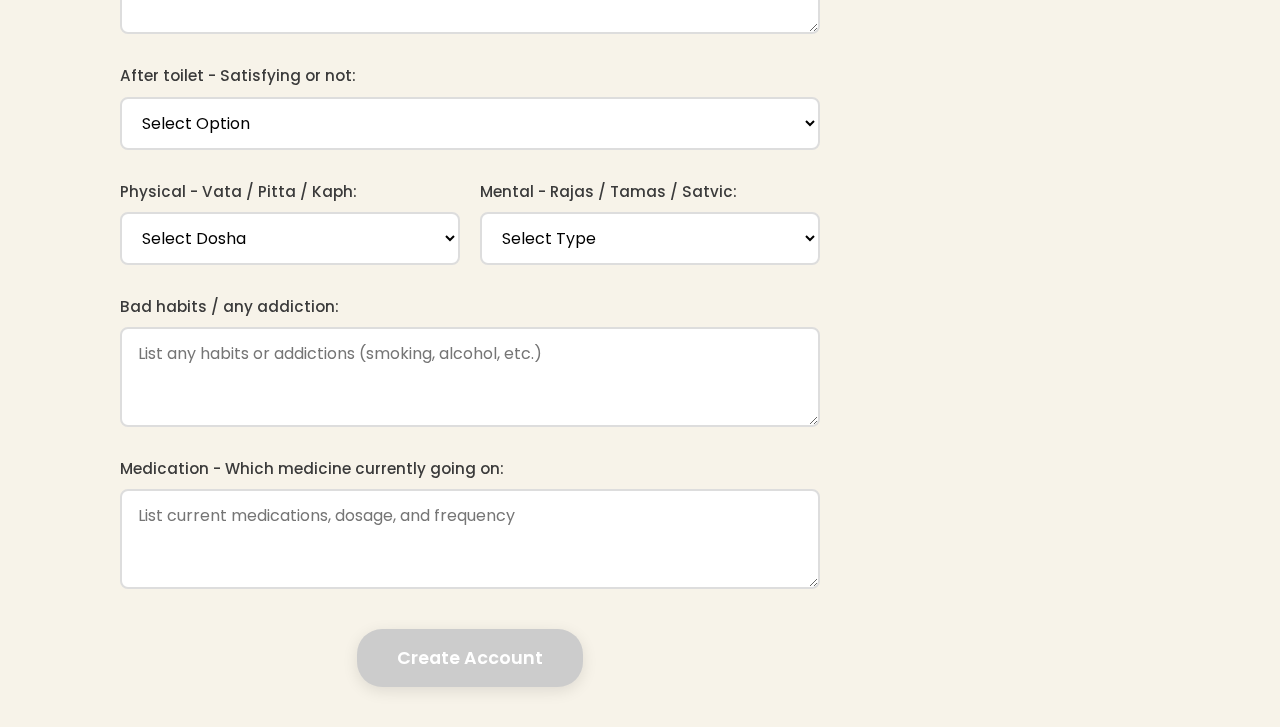
<file: patient-registration.html>
<!DOCTYPE html>
<html lang="en">
<head>
  <meta charset="UTF-8" />
  <meta name="viewport" content="width=device-width, initial-scale=1" />
  <title>AyurSutra - Patient Registration</title>
  <link href="https://fonts.googleapis.com/css2?family=Merriweather:wght@700&family=Poppins:wght@400;500;600&display=swap" rel="stylesheet" />
  <link rel="stylesheet" href="patient-registration-styles.css" />
</head>
<body>
  <!-- Header -->
  <header class="header">
    <button class="back-btn" onclick="goBack()">←</button>
    <h1 class="logo-text">AyurSutra</h1>
    <div class="menu-icon">☰</div>
  </header>

  <!-- Main Container -->
  <div class="container">
    <!-- Form Section -->
    <div class="form-section">
      <form id="registrationForm">
        <!-- Patient Information -->
        <h2 class="section-title">Patient Information:</h2>
        
        <div class="form-grid single">
          <div class="form-group">
            <label class="form-label">Name:</label>
            <input type="text" class="form-input" name="name" required>
          </div>
        </div>

        <!-- Phone Number and OTP Section -->
        <div class="form-grid">
          <div class="form-group">
            <label class="form-label">Phone Number:</label>
            <div class="phone-input-container">
              <input type="tel" class="form-input" name="phone" id="phoneNumber" placeholder="+91" required>
              <button type="button" class="otp-btn" id="sendOtpBtn" onclick="sendOTP()">Send OTP</button>
            </div>
          </div>
          <div class="form-group">
            <label class="form-label">OTP:</label>
            <div class="otp-input-container">
              <input type="text" class="form-input" name="otp" id="otpInput" placeholder="------" maxlength="6" disabled required>
              <button type="button" class="verify-btn" id="verifyOtpBtn" onclick="verifyOTP()" disabled>Verify</button>
            </div>
            <div class="otp-status" id="otpStatus"></div>
          </div>
        </div>

        <div class="form-grid triple">
          <div class="form-group">
            <label class="form-label">Age:</label>
            <input type="number" class="form-input" name="age" min="1" max="120" required>
          </div>
          <div class="form-group">
            <label class="form-label">Gender:</label>
            <select class="form-select" name="gender" required>
              <option value="">Select Gender</option>
              <option value="male">Male</option>
              <option value="female">Female</option>
              <option value="other">Other</option>
            </select>
          </div>
          <div class="form-group">
            <label class="form-label">Birthdate:</label>
            <input type="date" class="form-input" name="birthdate" required>
          </div>
        </div>

        <div class="form-grid">
          <div class="form-group">
            <label class="form-label">Weight:</label>
            <input type="number" class="form-input" name="weight" step="0.1" placeholder="kg">
          </div>
          <div class="form-group">
            <label class="form-label">Height:</label>
            <input type="number" class="form-input" name="height" step="0.1" placeholder="cm">
          </div>
        </div>

        <div class="form-grid">
          <div class="form-group">
            <label class="form-label">Job:</label>
            <input type="text" class="form-input" name="job">
          </div>
          <div class="form-group">
            <label class="form-label">Sleep Hours:</label>
            <input type="number" class="form-input" name="sleepHours" min="1" max="24" placeholder="hours per day">
          </div>
        </div>

        <div class="form-grid single">
          <div class="form-group">
            <label class="form-label">Is there in day time sleeping?:</label>
            <select class="form-select" name="daytimeSleep">
              <option value="">Select Option</option>
              <option value="yes">Yes</option>
              <option value="no">No</option>
              <option value="sometimes">Sometimes</option>
            </select>
          </div>
        </div>

        <div class="form-grid single">
          <div class="form-group">
            <label class="form-label">Complaints:</label>
            <textarea class="form-textarea" name="complaints" placeholder="Describe your health concerns or symptoms"></textarea>
          </div>
        </div>

        <div class="form-grid single">
          <div class="form-group">
            <label class="form-label">Family History (any diseases):</label>
            <textarea class="form-textarea" name="familyHistory" placeholder="List any family medical history"></textarea>
          </div>
        </div>

        <div class="form-grid">
          <div class="form-group">
            <label class="form-label">Wake up time:</label>
            <input type="time" class="form-input" name="wakeTime">
          </div>
          <div class="form-group">
            <label class="form-label">Sleeping time:</label>
            <input type="time" class="form-input" name="sleepTime">
          </div>
        </div>

        <!-- Food Habits -->
        <h2 class="section-title">Food Habits</h2>

        <div class="form-grid triple">
          <div class="form-group">
            <label class="form-label">Time of Breakfast:</label>
            <input type="time" class="form-input" name="breakfastTime">
          </div>
          <div class="form-group">
            <label class="form-label">Lunch time:</label>
            <input type="time" class="form-input" name="lunchTime">
          </div>
          <div class="form-group">
            <label class="form-label">Dinner time:</label>
            <input type="time" class="form-input" name="dinnerTime">
          </div>
        </div>

        <div class="form-grid single">
          <div class="form-group">
            <label class="form-label">What type of lunch / hosting: Veg / Non-veg Street / Outside food, etc.</label>
            <textarea class="form-textarea" name="foodType" placeholder="Describe your typical food preferences and eating habits"></textarea>
          </div>
        </div>

        <div class="form-grid single">
          <div class="form-group">
            <label class="form-label">After toilet - Satisfying or not:</label>
            <select class="form-select" name="toiletSatisfaction">
              <option value="">Select Option</option>
              <option value="satisfying">Satisfying</option>
              <option value="not-satisfying">Not Satisfying</option>
              <option value="sometimes">Sometimes</option>
            </select>
          </div>
        </div>

        <div class="form-grid">
          <div class="form-group">
            <label class="form-label">Physical - Vata / Pitta / Kaph:</label>
            <select class="form-select" name="physicalDosha">
              <option value="">Select Dosha</option>
              <option value="vata">Vata</option>
              <option value="pitta">Pitta</option>
              <option value="kapha">Kapha</option>
              <option value="vata-pitta">Vata-Pitta</option>
              <option value="pitta-kapha">Pitta-Kapha</option>
              <option value="vata-kapha">Vata-Kapha</option>
            </select>
          </div>
          <div class="form-group">
            <label class="form-label">Mental - Rajas / Tamas / Satvic:</label>
            <select class="form-select" name="mentalDosha">
              <option value="">Select Type</option>
              <option value="rajas">Rajas</option>
              <option value="tamas">Tamas</option>
              <option value="satvic">Satvic</option>
            </select>
          </div>
        </div>

        <div class="form-grid single">
          <div class="form-group">
            <label class="form-label">Bad habits / any addiction:</label>
            <textarea class="form-textarea" name="badHabits" placeholder="List any habits or addictions (smoking, alcohol, etc.)"></textarea>
          </div>
        </div>

        <div class="form-grid single">
          <div class="form-group">
            <label class="form-label">Medication - Which medicine currently going on:</label>
            <textarea class="form-textarea" name="currentMedication" placeholder="List current medications, dosage, and frequency"></textarea>
          </div>
        </div>

        <!-- Submit Button -->
        <div class="submit-section">
          <button type="submit" class="submit-btn" id="submitBtn" disabled>Create Account</button>
        </div>
      </form>
    </div>

    <!-- Image Section -->
    <div class="image-section">
      <div class="image-card">
        <img src="create-account1.jpg" alt="Ayurvedic Herbs and Spices" />
      </div>
      <div class="image-card">
        <img src="create-account2.jpg" alt="Ayurvedic Treatment" />
      </div>
    </div>
  </div>

  <!-- Footer Wave -->
  <div class="footer-wave"></div>

  <script src="patient-registration-script.js"></script>
</body>
</html>
</file>
<file: styles.css>
:root {
  --cream: #f7f3e9;
  --yellow: #ece6c6;
  --button-bg: #fef6e4;
  --footer-bg: #213512;
  --footer-text: #ffffff;
  --text-color: #3b3b3b;
  --shadow-light: rgba(0,0,0,0.1);
  --shadow-mid: rgba(0,0,0,0.12);
  --shadow-dark: rgba(0,0,0,0.14);
  --green-dark: #28411f;
  --green-light: #4a7c59;
}

* {
  margin: 0;
  padding: 0;
  box-sizing: border-box;
}

body {
  font-family: 'Poppins', sans-serif;
  background: var(--cream);
  color: var(--text-color);
  line-height: 1.6;
  min-height: 100vh;
}

/* Header */
.header {
  position: fixed;
  top: 0;
  left: 0;
  right: 0;
  height: 56px;
  background: var(--cream);
  box-shadow: 0 2px 8px var(--shadow-light);
  display: flex;
  align-items: center;
  justify-content: space-between;
  padding: 0 24px;
  z-index: 1000;
}

.profile-icon {
  width: 38px;
  height: 38px;
  border-radius: 50%;
  background: #755077;
  color: white;
  font-size: 22px;
  display: flex;
  align-items: center;
  justify-content: center;
  box-shadow: 0 0 6px var(--green-light);
  cursor: pointer;
  transition: background 0.3s ease;
}

.profile-icon:hover {
  background: #5b3a61;
}

.logo-text {
  flex: 1;
  text-align: center;
  font-family: 'Merriweather', serif;
  font-weight: 700;
  font-size: 1.8rem;
  color: var(--text-color);
}

.menu-icon {
  font-size: 28px;
  cursor: pointer;
  color: var(--text-color);
}

/* Hero Section */
.hero-container {
  position: relative;
  height: 100vh;
  min-height: 480px;
  background: url('leaves-bg.jpg') center/cover no-repeat fixed;
  display: flex;
  justify-content: center;
  align-items: center;
  padding-top: 60px;
  padding-bottom: 60px;
  box-sizing: border-box;
}

.hero-card {
  z-index: 10;
  max-width: 840px;
  width: 90vw;
  background: rgba(187, 175, 204, 0.1);
  backdrop-filter: blur(10px);
  border-radius: 42px;
  box-shadow: 0 15px 45px var(--shadow-dark);
  display: flex;
  align-items: center;
  padding: 54px 70px;
  gap: 74px;
}

.logo-container {
  width: 1500px;
  margin-left: -40px;
  margin-bottom:-40px;
}

.logo {
  width: 100%;
  border-radius: 20px;
  filter: drop-shadow(0 5px 15px rgba(34, 60, 20, 0.2));
  background: transparent;
  display: block;
}

.btn-group {
  display: flex;
  flex-direction: column;
  gap: 38px;
}

.btn-group .btn {
  width: 270px;
  background: var(--button-bg);
  color: var(--text-color);
  padding: 28px 36px;
  font-size: 1.32rem;
  font-weight: 600;
  border: none;
  border-radius: 40px;
  box-shadow: 0 10px 35px var(--shadow-mid);
  cursor: pointer;
  transition: all 0.3s ease;
}

.btn-group .btn:hover {
  background: var(--green-light);
  color: white;
  box-shadow: 0 15px 40px var(--shadow-mid);
  transform: translateY(-3px);
}

/* Decorative Wave */
.hero-wave {
  position: absolute;
  bottom: -6px;
  left: 0;
  right: 0;
  height: 70px;
  width: 100vw;
  
  background: linear-gradient(180deg, var(--green-dark) 50%, var(--green-light) 80%);
  border-bottom-left-radius: 90vw 70px;
  border-bottom-right-radius: 90vw 70px;
  z-index: 5;
}

/* About Section */
.about-section {
  background: var(--cream);
  padding: 72px 24px 64px;
  display: flex;
  justify-content: center;
}

.about-card {
  max-width: 1000px;
  background: var(--yellow);
  border-radius: 44px;
  padding: 54px 58px;
  color: #55523d;
  box-shadow: 0 14px 40px var(--shadow-light);
  font-size: 1.05rem;
  line-height: 1.7;
}

.about-card h2 {
  font-family: 'Merriweather', serif;
  font-weight: 700;
  font-size: 2.2rem;
  margin-bottom: 1em;
  color: var(--green-dark);
  text-align: center;
}

.about-card p {
  margin-bottom: 1.24em;
  text-align: justify;
}

.about-subtitle {
  font-family: 'Merriweather', serif;
  font-weight: 700;
  font-size: 1.6rem;
  margin-top: 2em;
  margin-bottom: 1em;
  color: var(--green-light);
  text-align: center;
}

.therapy-list {
  list-style: disc inside;
  margin-left: 1.1rem;
}

.therapy-list li {
  margin-bottom: 1em;
  font-weight: 600;
  color: var(--green-dark);
}

.therapy-list li i {
  font-weight: 400;
  font-style: italic;
  color: #5c7c56;
}

/* Gallery Section */
.gallery-section {
  background: var(--cream);
  padding: 38px 24px 58px;
}

.gallery-row {
  max-width: 900px;
  margin: 0 auto;
  display: flex;
  gap: 30px;
  justify-content: center;
  flex-wrap: nowrap;
}

.gallery-card {
  background: var(--cream);
  border-radius: 26px;
  box-shadow: 0 13px 52px var(--shadow-light);
  border: 2px solid #e5dfc0;
  overflow: hidden;
  width: 280px;
  cursor: pointer;
  transition: transform 0.3s ease;
}

.gallery-card:hover {
  transform: translateY(-6px);
  box-shadow: 0 18px 60px rgba(0, 0, 0, 0.15);
}

.gallery-card img {
  width: 100%;
  height: 180px;
  object-fit: cover;
  display: block;
  border-radius: 24px 24px 0 0;
}

/* Footer */
footer {
  background: var(--footer-bg);
  color: var(--footer-text);
  font-family: 'Poppins', sans-serif;
  text-align: center;
  font-size: 0.95rem;
  padding: 22px 12px;
  user-select: none;
}

/* Responsive */
@media (max-width: 900px){
  .hero-card {
    flex-direction: column;
    padding: 40px 3vw;
    gap: 36px;
    width: 90vw;
  }
  .logo-container {
    width: 100px;
    margin-top: 20px;
  }
  .logo {
    transform: scale(1.2);
    transform-origin: top center;
  }
  .btn-group {
    width: 100%;
    align-items: center;
  }
  .btn-group .btn {
    width: 80vw;
    max-width: 280px;
  }
  .about-section {
    padding: 56px 2rem 56px;
  }
  .gallery-row {
    gap: 24px;
  }
  .gallery-card {
    width: 90vw;
    max-width: 350px;
  }
}

@media (max-width: 400px){
  .btn-group .btn {
    font-size: 1rem;
    padding: 20px 0;
  }
}
</file>
<file: appointments-styles.css>
:root {
  --cream: #f7f3e9;
  --yellow: #ece6c6;
  --button-bg: #fef6e4;
  --footer-bg: #213512;
  --footer-text: #ffffff;
  --text-color: #3b3b3b;
  --shadow-light: rgba(0,0,0,0.1);
  --shadow-mid: rgba(0,0,0,0.12);
  --shadow-dark: rgba(0,0,0,0.14);
  --green-dark: #1a3d1a;
  --green-light: #4a7c59;
  --card-bg: rgba(255, 255, 255, 0.9);
  --calendar-bg: #f5f5dc;
}

* {
  margin: 0;
  padding: 0;
  box-sizing: border-box;
}

body {
  font-family: 'Poppins', sans-serif;
  background: linear-gradient(135deg, #f7f3e9 0%, #ece6c6 100%);
  color: var(--text-color);
  line-height: 1.6;
  min-height: 100vh;
}

/* Header */
.header {
  position: fixed;
  top: 0;
  left: 0;
  right: 0;
  height: 70px;
  background: rgba(26, 61, 26, 0.95);
  backdrop-filter: blur(10px);
  display: flex;
  align-items: center;
  justify-content: space-between;
  padding: 0 24px;
  z-index: 1000;
  box-shadow: 0 2px 20px rgba(0,0,0,0.1);
}

.back-btn {
  width: 40px;
  height: 40px;
  border-radius: 50%;
  background: rgba(255, 255, 255, 0.2);
  color: white;
  font-size: 20px;
  display: flex;
  align-items: center;
  justify-content: center;
  cursor: pointer;
  transition: all 0.3s ease;
  border: none;
}

.back-btn:hover {
  background: rgba(255, 255, 255, 0.3);
  transform: scale(1.05);
}

.logo-text {
  flex: 1;
  text-align: center;
  font-family: 'Merriweather', serif;
  font-weight: 700;
  font-size: 2rem;
  color: white;
  text-shadow: 2px 2px 4px rgba(0,0,0,0.3);
}

.menu-icon {
  font-size: 28px;
  cursor: pointer;
  color: white;
  transition: all 0.3s ease;
}

.menu-icon:hover {
  transform: scale(1.1);
}

/* Main Container */
.main-container {
  padding-top: 90px;
  padding-bottom: 40px;
  min-height: 100vh;
  display: flex;
  flex-direction: column;
}

/* Appointments Section */
.appointments-section {
  flex: 1;
  max-width: 900px;
  margin: 0 auto;
  padding: 20px;
  width: 100%;
}

.appointments-title {
  font-family: 'Merriweather', serif;
  font-size: 2.5rem;
  font-weight: 700;
  color: var(--text-color);
  margin-bottom: 30px;
  text-align: left;
}

/* Current Appointment Display */
.current-appointment {
  background: var(--card-bg);
  border-radius: 15px;
  padding: 25px;
  margin-bottom: 30px;
  box-shadow: 0 8px 20px rgba(0,0,0,0.1);
  border-left: 5px solid var(--green-light);
}

.appointment-header {
  display: flex;
  justify-content: space-between;
  align-items: center;
  margin-bottom: 15px;
}

.appointment-title {
  font-size: 1.3rem;
  font-weight: 600;
  color: var(--green-dark);
}

.appointment-status {
  background: #4ade80;
  color: white;
  padding: 5px 15px;
  border-radius: 20px;
  font-size: 0.9rem;
  font-weight: 500;
}

.appointment-details {
  display: grid;
  grid-template-columns: repeat(auto-fit, minmax(200px, 1fr));
  gap: 15px;
}

.detail-item {
  display: flex;
  align-items: center;
  gap: 10px;
}

.detail-icon {
  width: 20px;
  height: 20px;
  background: var(--green-light);
  border-radius: 50%;
  display: flex;
  align-items: center;
  justify-content: center;
  color: white;
  font-size: 12px;
}

.detail-text {
  color: #666;
}

/* Patient Info */
.patient-info {
  margin-bottom: 30px;
}

.info-row {
  display: flex;
  align-items: center;
  margin-bottom: 12px;
  font-size: 1.1rem;
  font-weight: 500;
}

.info-label {
  color: var(--text-color);
  min-width: 120px;
}

.info-value {
  color: #666;
}

/* Calendar Container */
.calendar-container {
  background: var(--calendar-bg);
  border-radius: 15px;
  padding: 30px;
  box-shadow: 0 8px 25px rgba(0,0,0,0.1);
  margin-bottom: 40px;
}

.calendar {
  width: 100%;
}

.calendar-header {
  display: grid;
  grid-template-columns: repeat(7, 1fr);
  gap: 2px;
  margin-bottom: 15px;
}

.day-header {
  text-align: center;
  font-weight: 600;
  font-size: 1.1rem;
  color: var(--text-color);
  padding: 15px 5px;
  background: rgba(26, 61, 26, 0.1);
  border-radius: 8px;
}

.calendar-grid {
  display: grid;
  grid-template-columns: repeat(7, 1fr);
  gap: 2px;
}

.calendar-day {
  aspect-ratio: 1;
  display: flex;
  align-items: center;
  justify-content: center;
  font-size: 1.2rem;
  font-weight: 500;
  background: rgba(255, 255, 255, 0.7);
  border-radius: 8px;
  cursor: pointer;
  transition: all 0.3s ease;
  position: relative;
  min-height: 60px;
}

.calendar-day:hover {
  background: rgba(74, 124, 89, 0.2);
  transform: scale(1.05);
}

.calendar-day.selected {
  background: var(--green-light);
  color: white;
  transform: scale(1.1);
}

.calendar-day.today {
  background: rgba(74, 124, 89, 0.3);
  border: 2px solid var(--green-light);
  font-weight: 700;
}

.calendar-day.has-appointment {
  background: #ffd700;
  color: var(--text-color);
  font-weight: 700;
}

.calendar-day.has-appointment::after {
  content: '';
  position: absolute;
  bottom: 5px;
  right: 5px;
  width: 8px;
  height: 8px;
  background: #ff4444;
  border-radius: 50%;
}

/* Action Buttons */
.action-buttons {
  display: flex;
  flex-direction: column;
  gap: 20px;
  align-items: center;
}

.action-btn {
  background: linear-gradient(145deg, #f0e68c 0%, #daa520 100%);
  color: var(--text-color);
  padding: 15px 50px;
  font-size: 1.2rem;
  font-weight: 600;
  border: none;
  border-radius: 25px;
  box-shadow: 0 8px 20px rgba(0,0,0,0.15);
  cursor: pointer;
  transition: all 0.3s ease;
  text-transform: uppercase;
  letter-spacing: 1px;
  min-width: 280px;
  position: relative;
}

.action-btn:hover {
  background: linear-gradient(145deg, #daa520 0%, #b8860b 100%);
  transform: translateY(-3px);
  box-shadow: 0 12px 30px rgba(0,0,0,0.2);
}

.action-btn.cancel {
  background: linear-gradient(145deg, #ff6b6b 0%, #ee5a24 100%);
  color: white;
}

.action-btn.cancel:hover {
  background: linear-gradient(145deg, #ee5a24 0%, #d63031 100%);
}

/* Modal Styles */
.modal-overlay {
  position: fixed;
  top: 0;
  left: 0;
  right: 0;
  bottom: 0;
  background: rgba(0, 0, 0, 0.7);
  display: none;
  align-items: center;
  justify-content: center;
  z-index: 2000;
  backdrop-filter: blur(5px);
}

.modal {
  background: white;
  border-radius: 20px;
  padding: 30px;
  max-width: 500px;
  width: 90%;
  max-height: 80vh;
  overflow-y: auto;
  box-shadow: 0 20px 60px rgba(0,0,0,0.3);
  animation: modalSlideIn 0.3s ease;
}

@keyframes modalSlideIn {
  from {
    opacity: 0;
    transform: translateY(-30px) scale(0.9);
  }
  to {
    opacity: 1;
    transform: translateY(0) scale(1);
  }
}

.modal-header {
  display: flex;
  justify-content: space-between;
  align-items: center;
  margin-bottom: 25px;
}

.modal-title {
  font-size: 1.5rem;
  font-weight: 700;
  color: var(--green-dark);
  font-family: 'Merriweather', serif;
}

.modal-close {
  background: none;
  border: none;
  font-size: 24px;
  cursor: pointer;
  color: #666;
  padding: 5px;
  border-radius: 50%;
  transition: all 0.3s ease;
}

.modal-close:hover {
  background: #f0f0f0;
  transform: scale(1.1);
}

.modal-content {
  margin-bottom: 25px;
}

.form-group {
  margin-bottom: 20px;
}

.form-label {
  display: block;
  margin-bottom: 8px;
  font-weight: 600;
  color: var(--text-color);
}

.form-input, .form-select {
  width: 100%;
  padding: 12px 15px;
  border: 2px solid #e0e0e0;
  border-radius: 10px;
  font-size: 1rem;
  transition: all 0.3s ease;
}

.form-input:focus, .form-select:focus {
  outline: none;
  border-color: var(--green-light);
  box-shadow: 0 0 0 3px rgba(74, 124, 89, 0.1);
}

.time-slots {
  display: grid;
  grid-template-columns: repeat(auto-fit, minmax(100px, 1fr));
  gap: 10px;
  margin-top: 10px;
}

.time-slot {
  padding: 10px;
  border: 2px solid #e0e0e0;
  border-radius: 8px;
  text-align: center;
  cursor: pointer;
  transition: all 0.3s ease;
  background: white;
}

.time-slot:hover {
  border-color: var(--green-light);
  background: rgba(74, 124, 89, 0.1);
}

.time-slot.selected {
  background: var(--green-light);
  color: white;
  border-color: var(--green-light);
}

.time-slot.unavailable {
  background: #f0f0f0;
  color: #999;
  cursor: not-allowed;
  opacity: 0.5;
}

.modal-actions {
  display: flex;
  gap: 15px;
  justify-content: flex-end;
}

.modal-btn {
  padding: 12px 25px;
  border: none;
  border-radius: 10px;
  font-size: 1rem;
  font-weight: 600;
  cursor: pointer;
  transition: all 0.3s ease;
}

.modal-btn.primary {
  background: var(--green-light);
  color: white;
}

.modal-btn.primary:hover {
  background: var(--green-dark);
  transform: translateY(-2px);
}

.modal-btn.secondary {
  background: #f0f0f0;
  color: var(--text-color);
}

.modal-btn.secondary:hover {
  background: #e0e0e0;
}

.confirmation-content {
  text-align: center;
}

.confirmation-icon {
  width: 80px;
  height: 80px;
  margin: 0 auto 20px;
  background: #ff6b6b;
  border-radius: 50%;
  display: flex;
  align-items: center;
  justify-content: center;
  font-size: 40px;
  color: white;
}

.confirmation-text {
  font-size: 1.1rem;
  line-height: 1.6;
  color: #666;
  margin-bottom: 20px;
}

.reason-options {
  display: flex;
  flex-direction: column;
  gap: 10px;
  margin: 15px 0;
}

.reason-option {
  display: flex;
  align-items: center;
  gap: 10px;
  padding: 10px;
  border: 2px solid #e0e0e0;
  border-radius: 8px;
  cursor: pointer;
  transition: all 0.3s ease;
}

.reason-option:hover {
  border-color: var(--green-light);
  background: rgba(74, 124, 89, 0.05);
}

.reason-option input[type="radio"] {
  margin: 0;
}

.success-icon {
  background: #4ade80;
}

/* Footer Wave */
.footer-wave {
  position: fixed;
  bottom: 0;
  left: 0;
  width: 100%;
  height: 150px;
  background: linear-gradient(135deg, var(--green-dark) 0%, var(--green-light) 100%);
  z-index: -1;
  clip-path: ellipse(100% 60% at 50% 100%);
}

/* Mobile Responsive */
@media (max-width: 768px) {
  .appointments-title {
    font-size: 2rem;
    text-align: center;
  }

  .calendar-container {
    padding: 20px;
  }

  .day-header {
    font-size: 0.9rem;
    padding: 10px 3px;
  }

  .calendar-day {
    min-height: 45px;
    font-size: 1rem;
  }

  .info-row {
    flex-direction: column;
    align-items: flex-start;
  }

  .info-label {
    min-width: auto;
    margin-bottom: 5px;
  }

  .action-btn {
    min-width: 250px;
    padding: 12px 40px;
  }

  .logo-text {
    font-size: 1.5rem;
  }
}

@media (max-width: 480px) {
  .appointments-section {
    padding: 15px;
  }

  .calendar-container {
    padding: 15px;
  }

  .day-header {
    font-size: 0.8rem;
    padding: 8px 2px;
  }

  .calendar-day {
    min-height: 40px;
    font-size: 0.9rem;
  }

  .action-btn {
    min-width: 200px;
    font-size: 1rem;
  }
}
</file>
<file: chat-styles.css>
:root {
  --cream: #f7f3e9;
  --yellow: #ece6c6;
  --button-bg: #fef6e4;
  --footer-bg: #213512;
  --text-color: #3b3b3b;
  --green-dark: #1a3d1a;
  --green-light: #4a7c59;
  --green-medium: #2d5a3d;
  --card-bg: rgba(255, 255, 255, 0.95);
  --chat-bubble-user: #4a7c59;
  --chat-bubble-bot: #f0e68c;
  --border-light: rgba(0, 0, 0, 0.1);
}

* {
  margin: 0;
  padding: 0;
  box-sizing: border-box;
}

body {
  font-family: 'Poppins', sans-serif;
  background: linear-gradient(135deg, #f7f3e9 0%, #ece6c6 100%);
  color: var(--text-color);
  height: 100vh;
  overflow: hidden;
}

/* Header */
.header {
  position: fixed;
  top: 0;
  left: 0;
  right: 0;
  height: 70px;
  background: rgba(26, 61, 26, 0.95);
  backdrop-filter: blur(10px);
  display: flex;
  align-items: center;
  justify-content: space-between;
  padding: 0 24px;
  z-index: 1000;
  box-shadow: 0 2px 20px rgba(0,0,0,0.1);
}

.back-btn {
  width: 40px;
  height: 40px;
  border-radius: 50%;
  background: rgba(255, 255, 255, 0.2);
  color: white;
  font-size: 20px;
  display: flex;
  align-items: center;
  justify-content: center;
  cursor: pointer;
  transition: all 0.3s ease;
  border: none;
}

.back-btn:hover {
  background: rgba(255, 255, 255, 0.3);
  transform: scale(1.05);
}

.header-title {
  flex: 1;
  text-align: center;
  font-family: 'Merriweather', serif;
  font-weight: 700;
  font-size: 1.8rem;
  color: white;
  text-shadow: 2px 2px 4px rgba(0,0,0,0.3);
}

.status-indicator {
  display: flex;
  align-items: center;
  gap: 8px;
  color: white;
  font-size: 0.9rem;
}

.status-dot {
  width: 8px;
  height: 8px;
  background: #4ade80;
  border-radius: 50%;
  animation: pulse 2s infinite;
}

@keyframes pulse {
  0%, 100% { opacity: 1; }
  50% { opacity: 0.5; }
}

/* Chat Container */
.chat-container {
  display: flex;
  flex-direction: column;
  height: 100vh;
  padding-top: 70px;
}

/* Welcome Section */
.welcome-section {
  background: linear-gradient(135deg, rgba(74, 124, 89, 0.1) 0%, rgba(240, 230, 140, 0.2) 100%);
  padding: 20px;
  border-bottom: 1px solid var(--border-light);
  text-align: center;
}

.welcome-text {
  font-family: 'Merriweather', serif;
  font-size: 1.3rem;
  color: var(--green-dark);
  margin-bottom: 8px;
}

.welcome-subtitle {
  font-size: 0.9rem;
  color: var(--text-color);
  opacity: 0.8;
}

/* Quick Actions */
.quick-actions {
  display: flex;
  gap: 10px;
  padding: 15px 20px;
  background: var(--card-bg);
  border-bottom: 1px solid var(--border-light);
  overflow-x: auto;
}

.quick-action-btn {
  background: linear-gradient(145deg, #f0e68c 0%, #daa520 100%);
  border: none;
  border-radius: 20px;
  padding: 8px 16px;
  font-size: 0.85rem;
  font-weight: 500;
  color: var(--text-color);
  cursor: pointer;
  transition: all 0.3s ease;
  white-space: nowrap;
  box-shadow: 0 2px 8px rgba(0,0,0,0.1);
}

.quick-action-btn:hover {
  transform: translateY(-2px);
  box-shadow: 0 4px 12px rgba(0,0,0,0.15);
}

/* Chat Messages Area */
.chat-messages {
  flex: 1;
  overflow-y: auto;
  padding: 20px;
  display: flex;
  flex-direction: column;
  gap: 16px;
  background: transparent;
}

.message {
  display: flex;
  align-items: flex-end;
  gap: 10px;
  animation: fadeInUp 0.4s ease;
}

@keyframes fadeInUp {
  from {
    opacity: 0;
    transform: translateY(20px);
  }
  to {
    opacity: 1;
    transform: translateY(0);
  }
}

.message.user {
  justify-content: flex-end;
}

.message.bot {
  justify-content: flex-start;
}

.avatar {
  width: 32px;
  height: 32px;
  border-radius: 50%;
  display: flex;
  align-items: center;
  justify-content: center;
  font-weight: bold;
  font-size: 0.8rem;
  color: white;
}

.avatar.user {
  background: var(--chat-bubble-user);
}

.avatar.bot {
  background: var(--green-medium);
  font-family: 'Merriweather', serif;
}

.message-bubble {
  max-width: 70%;
  padding: 12px 16px;
  border-radius: 18px;
  font-size: 0.95rem;
  line-height: 1.4;
  word-wrap: break-word;
  box-shadow: 0 2px 8px rgba(0,0,0,0.1);
}

.message.user .message-bubble {
  background: var(--chat-bubble-user);
  color: white;
  border-bottom-right-radius: 6px;
}

.message.bot .message-bubble {
  background: var(--chat-bubble-bot);
  color: var(--text-color);
  border-bottom-left-radius: 6px;
  border: 1px solid rgba(218, 165, 32, 0.3);
}

.message-time {
  font-size: 0.75rem;
  opacity: 0.6;
  margin-top: 4px;
  text-align: right;
}

/* Typing Indicator */
.typing-indicator {
  display: none;
  align-items: center;
  gap: 10px;
  opacity: 0.7;
}

.typing-dots {
  display: flex;
  gap: 4px;
  padding: 12px 16px;
  background: var(--chat-bubble-bot);
  border-radius: 18px;
  border-bottom-left-radius: 6px;
}

.typing-dot {
  width: 6px;
  height: 6px;
  background: var(--green-medium);
  border-radius: 50%;
  animation: typingBounce 1.4s infinite ease-in-out;
}

.typing-dot:nth-child(1) { animation-delay: -0.32s; }
.typing-dot:nth-child(2) { animation-delay: -0.16s; }

@keyframes typingBounce {
  0%, 80%, 100% { 
    transform: scale(0.8);
    opacity: 0.5;
  }
  40% { 
    transform: scale(1);
    opacity: 1;
  }
}

/* Input Area */
.input-area {
  background: var(--card-bg);
  border-top: 1px solid var(--border-light);
  padding: 20px;
  box-shadow: 0 -2px 20px rgba(0,0,0,0.1);
}

.input-container {
  display: flex;
  gap: 12px;
  align-items: flex-end;
  max-width: 1200px;
  margin: 0 auto;
}

.message-input {
  flex: 1;
  min-height: 44px;
  max-height: 120px;
  padding: 12px 16px;
  border: 2px solid var(--border-light);
  border-radius: 22px;
  background: white;
  font-family: 'Poppins', sans-serif;
  font-size: 0.95rem;
  resize: none;
  outline: none;
  transition: all 0.3s ease;
}

.message-input:focus {
  border-color: var(--green-light);
  box-shadow: 0 0 0 3px rgba(74, 124, 89, 0.1);
}

.message-input::placeholder {
  color: #999;
}

.send-btn {
  width: 44px;
  height: 44px;
  border-radius: 50%;
  background: var(--green-light);
  color: white;
  border: none;
  cursor: pointer;
  display: flex;
  align-items: center;
  justify-content: center;
  font-size: 18px;
  transition: all 0.3s ease;
  box-shadow: 0 2px 8px rgba(74, 124, 89, 0.3);
}

.send-btn:hover {
  background: var(--green-medium);
  transform: scale(1.05);
}

.send-btn:disabled {
  background: #ccc;
  cursor: not-allowed;
  transform: none;
}

/* Scrollbar Styling */
.chat-messages::-webkit-scrollbar {
  width: 6px;
}

.chat-messages::-webkit-scrollbar-track {
  background: rgba(0,0,0,0.1);
  border-radius: 3px;
}

.chat-messages::-webkit-scrollbar-thumb {
  background: var(--green-light);
  border-radius: 3px;
}

/* Mobile Responsive */
@media (max-width: 768px) {
  .header-title {
    font-size: 1.5rem;
  }

  .welcome-text {
    font-size: 1.1rem;
  }

  .message-bubble {
    max-width: 85%;
    font-size: 0.9rem;
  }

  .quick-actions {
    padding: 12px 15px;
  }

  .quick-action-btn {
    font-size: 0.8rem;
    padding: 6px 12px;
  }

  .input-area {
    padding: 15px;
  }
}

/* Custom animations for better UX */
.slide-in-right {
  animation: slideInRight 0.3s ease;
}

.slide-in-left {
  animation: slideInLeft 0.3s ease;
}

@keyframes slideInRight {
  from {
    opacity: 0;
    transform: translateX(30px);
  }
  to {
    opacity: 1;
    transform: translateX(0);
  }
}

@keyframes slideInLeft {
  from {
    opacity: 0;
    transform: translateX(-30px);
  }
  to {
    opacity: 1;
    transform: translateX(0);
  }
}
</file>
<file: login-styles.css>
:root {
  --cream: #f7f3e9;
  --yellow: #ece6c6;
  --button-bg: #fef6e4;
  --footer-bg: #213512;
  --footer-text: #ffffff;
  --text-color: #3b3b3b;
  --shadow-light: rgba(0,0,0,0.1);
  --shadow-mid: rgba(0,0,0,0.12);
  --shadow-dark: rgba(0,0,0,0.14);
  --green-dark: #28411f;
  --green-light: #4a7c59;
  --card-bg: rgba(200, 190, 170, 0.95);
}

* {
  margin: 0;
  padding: 0;
  box-sizing: border-box;
}

body {
  font-family: 'Poppins', sans-serif;
  background: #1a3d1a;
  color: var(--text-color);
  line-height: 1.6;
  min-height: 100vh;
  overflow-x: hidden;
}

/* Header */
.header {
  position: fixed;
  top: 0;
  left: 0;
  right: 0;
  height: 56px;
  background: rgba(26, 61, 26, 0.95);
  backdrop-filter: blur(10px);
  display: flex;
  align-items: center;
  justify-content: space-between;
  padding: 0 24px;
  z-index: 1000;
}

.back-btn {
  width: 38px;
  height: 38px;
  border-radius: 50%;
  background: rgba(255, 255, 255, 0.2);
  color: white;
  font-size: 20px;
  display: flex;
  align-items: center;
  justify-content: center;
  cursor: pointer;
  transition: all 0.3s ease;
  border: none;
}

.back-btn:hover {
  background: rgba(255, 255, 255, 0.3);
}

.logo-text {
  flex: 1;
  text-align: center;
  font-family: 'Merriweather', serif;
  font-weight: 700;
  font-size: 1.8rem;
  color: white;
}

.menu-icon {
  font-size: 28px;
  cursor: pointer;
  color: white;
}

/* Background with leaf image */
.login-container {
  position: relative;
  height: 100vh;
  background: url('leaves2-bg.jpg') center/cover no-repeat fixed;
  display: flex;
  justify-content: center;
  align-items: center;
  padding-top: 60px;
  padding-bottom: 60px;
  overflow: hidden;
}

/* Dark overlay for better contrast */
.login-container::before {
  content: '';
  position: absolute;
  top: 0;
  left: 0;
  right: 0;
  bottom: 0;
  background: rgba(0, 0, 0, 0.3);
  z-index: 1;
}

/* Login Card */
.login-card {
  position: relative;
  z-index: 10;
  max-width: 400px;
  width: 90vw;
  background: var(--card-bg);
  border-radius: 30px;
  box-shadow: 0 20px 60px rgba(0, 0, 0, 0.5);
  padding: 40px 35px;
  backdrop-filter: blur(10px);
}

.login-header {
  background: rgba(240, 235, 220, 0.9);
  margin: -15px -15px 25px -15px;
  padding: 20px 15px;
  border-radius: 25px 25px 0 0;
  text-align: center;
}

.login-title {
  font-family: 'Merriweather', serif;
  font-weight: 700;
  font-size: 1.5rem;
  color: var(--text-color);
  margin: 0;
}

.form-group {
  margin-bottom: 1.2rem;
}

.form-label {
  display: block;
  margin-bottom: 0.5rem;
  font-weight: 500;
  color: #4a4a4a;
  font-size: 0.95rem;
}

.form-input {
  width: 100%;
  padding: 12px 16px;
  border: 1px solid #ccc;
  border-radius: 8px;
  background: white;
  font-size: 1rem;
  font-family: 'Poppins', sans-serif;
  transition: all 0.3s ease;
}

.form-input:focus {
  outline: none;
  border-color: var(--green-light);
  box-shadow: 0 0 0 3px rgba(74, 124, 89, 0.1);
}

.login-btn {
  width: 50%;
  background: var(--button-bg);
  color: var(--text-color);
  padding: 14px 20px;
  font-size: 1rem;
  font-weight: 600;
  border: none;
  border-radius: 25px;
  box-shadow: 0 8px 25px var(--shadow-mid);
  cursor: pointer;
  transition: all 0.3s ease;
  margin: 1.5rem auto 1rem;
  display: block;
}

.login-btn:hover {
  background: var(--green-light);
  color: white;
  transform: translateY(-2px);
  box-shadow: 0 12px 30px var(--shadow-mid);
}

.create-account {
  text-align: center;
  margin-top: 15px;
}

.create-account a {
  color: #666;
  text-decoration: none;
  font-size: 0.9rem;
  cursor: pointer;
  transition: color 0.3s ease;
}

.create-account a:hover {
  color: var(--green-light);
  text-decoration: underline;
}

/* Mobile Responsive */
@media (max-width: 480px) {
  .login-card {
    margin: 0 20px;
    padding: 35px 25px;
  }
  
  .form-input {
    padding: 14px 16px;
  }
  
  .login-btn {
    width: 60%;
    padding: 16px 20px;
  }
}
</file>
<file: patient-registration-styles.css>
:root {
  --cream: #f7f3e9;
  --yellow: #ece6c6;
  --button-bg: #fef6e4;
  --footer-bg: #213512;
  --footer-text: #ffffff;
  --text-color: #3b3b3b;
  --shadow-light: rgba(0,0,0,0.1);
  --shadow-mid: rgba(0,0,0,0.12);
  --shadow-dark: rgba(0,0,0,0.14);
  --green-dark: #28411f;
  --green-light: #4a7c59;
  --card-bg: rgba(247, 243, 233, 0.95);
  --success-color: #28a745;
  --error-color: #dc3545;
  --warning-color: #ffc107;
}

* {
  margin: 0;
  padding: 0;
  box-sizing: border-box;
}

body {
  font-family: 'Poppins', sans-serif;
  background: var(--cream);
  color: var(--text-color);
  line-height: 1.6;
  min-height: 100vh;
}

/* Header */
.header {
  position: fixed;
  top: 0;
  left: 0;
  right: 0;
  height: 60px;
  background: var(--cream);
  display: flex;
  align-items: center;
  justify-content: space-between;
  padding: 0 24px;
  z-index: 1000;
  box-shadow: 0 2px 10px var(--shadow-light);
}

.back-btn {
  width: 40px;
  height: 40px;
  border-radius: 50%;
  background: var(--green-light);
  color: white;
  font-size: 20px;
  display: flex;
  align-items: center;
  justify-content: center;
  cursor: pointer;
  transition: all 0.3s ease;
  border: none;
}

.back-btn:hover {
  background: var(--green-dark);
  transform: scale(1.1);
}

.logo-text {
  flex: 1;
  text-align: center;
  font-family: 'Merriweather', serif;
  font-weight: 700;
  font-size: 1.8rem;
  color: var(--text-color);
}

.menu-icon {
  font-size: 28px;
  cursor: pointer;
  color: var(--text-color);
}

/* Main Container */
.container {
  padding-top: 80px;
  padding-bottom: 40px;
  min-height: 100vh;
  display: flex;
  justify-content: center;
  align-items: flex-start;
  gap: 40px;
  max-width: 1400px;
  margin: 0 auto;
  padding-left: 20px;
  padding-right: 20px;
}

/* Form Section */
.form-section {
  flex: 1;
  max-width: 700px;
}

.section-title {
  font-family: 'Merriweather', serif;
  font-weight: 700;
  font-size: 1.5rem;
  color: var(--text-color);
  margin-bottom: 20px;
  border-bottom: 2px solid var(--green-light);
  padding-bottom: 10px;
}

.form-grid {
  display: grid;
  grid-template-columns: 1fr 1fr;
  gap: 20px;
  margin-bottom: 30px;
}

.form-grid.single {
  grid-template-columns: 1fr;
}

.form-grid.triple {
  grid-template-columns: 1fr 1fr 1fr;
}

.form-group {
  display: flex;
  flex-direction: column;
}

.form-group.full-width {
  grid-column: 1 / -1;
}

.form-label {
  font-weight: 500;
  color: var(--text-color);
  margin-bottom: 8px;
  font-size: 0.95rem;
}

.form-input, .form-select, .form-textarea {
  padding: 12px 16px;
  border: 2px solid #ddd;
  border-radius: 8px;
  background: white;
  font-size: 1rem;
  font-family: 'Poppins', sans-serif;
  transition: all 0.3s ease;
  width: 100%;
}

.form-input:focus, .form-select:focus, .form-textarea:focus {
  outline: none;
  border-color: var(--green-light);
  box-shadow: 0 0 0 3px rgba(74, 124, 89, 0.1);
}

.form-input:disabled {
  background: #f5f5f5;
  color: #666;
  cursor: not-allowed;
}

.form-textarea {
  min-height: 100px;
  resize: vertical;
}

.form-select {
  cursor: pointer;
}

/* Phone and OTP Input Containers */
.phone-input-container, .otp-input-container {
  display: flex;
  gap: 10px;
  align-items: stretch;
}

.phone-input-container .form-input,
.otp-input-container .form-input {
  flex: 1;
}

.otp-btn, .verify-btn {
  padding: 12px 20px;
  border: none;
  border-radius: 8px;
  font-size: 0.9rem;
  font-weight: 600;
  cursor: pointer;
  transition: all 0.3s ease;
  white-space: nowrap;
  font-family: 'Poppins', sans-serif;
}

.otp-btn {
  background: var(--green-light);
  color: white;
}

.otp-btn:hover:not(:disabled) {
  background: var(--green-dark);
}

.otp-btn:disabled {
  background: #ccc;
  cursor: not-allowed;
}

.verify-btn {
  background: var(--warning-color);
  color: #333;
}

.verify-btn:hover:not(:disabled) {
  background: #e0a800;
}

.verify-btn:disabled {
  background: #ccc;
  cursor: not-allowed;
  color: #666;
}

.verify-btn.success {
  background: var(--success-color);
  color: white;
}

.verify-btn.success:hover {
  background: #218838;
}

/* OTP Status */
.otp-status {
  margin-top: 8px;
  font-size: 0.85rem;
  padding: 4px 0;
  min-height: 20px;
}

.otp-status.success {
  color: var(--success-color);
  font-weight: 500;
}

.otp-status.error {
  color: var(--error-color);
  font-weight: 500;
}

.otp-status.info {
  color: var(--green-light);
  font-weight: 500;
}

/* Image Section */
.image-section {
  flex: 0 0 300px;
  display: flex;
  flex-direction: column;
  gap: 20px;
  position: sticky;
  top: 100px;
}

.image-card {
  border-radius: 20px;
  overflow: hidden;
  box-shadow: 0 10px 30px var(--shadow-mid);
  transition: transform 0.3s ease;
}

.image-card:hover {
  transform: translateY(-5px);
}

.image-card img {
  width: 100%;
  height: auto;
  display: block;
}

/* Submit Button */
.submit-section {
  text-align: center;
  margin-top: 40px;
}

.submit-btn {
  background: var(--green-light);
  color: white;
  padding: 16px 40px;
  font-size: 1.1rem;
  font-weight: 600;
  border: none;
  border-radius: 25px;
  box-shadow: 0 8px 25px var(--shadow-mid);
  cursor: pointer;
  transition: all 0.3s ease;
  font-family: 'Poppins', sans-serif;
}

.submit-btn:hover:not(:disabled) {
  background: var(--green-dark);
  transform: translateY(-2px);
  box-shadow: 0 12px 30px var(--shadow-dark);
}

.submit-btn:disabled {
  background: #ccc;
  cursor: not-allowed;
  transform: none;
  box-shadow: 0 4px 15px var(--shadow-light);
}

/* Countdown Timer */
.countdown {
  font-size: 0.8rem;
  color: var(--green-light);
  margin-left: 5px;
}

/* Responsive Design */
@media (max-width: 1024px) {
  .container {
    flex-direction: column;
    align-items: center;
  }

  .image-section {
    flex: none;
    width: 100%;
    max-width: 300px;
    position: static;
    flex-direction: row;
    justify-content: center;
  }

  .image-card {
    max-width: 150px;
  }
}

@media (max-width: 768px) {
  .form-grid, .form-grid.triple {
    grid-template-columns: 1fr;
  }

  .container {
    padding-left: 15px;
    padding-right: 15px;
  }

  .image-section {
    flex-direction: column;
    align-items: center;
  }

  .image-card {
    max-width: 200px;
  }

  .phone-input-container, .otp-input-container {
    flex-direction: column;
    gap: 8px;
  }

  .otp-btn, .verify-btn {
    padding: 14px 20px;
  }
}

@media (max-width: 480px) {
  .header {
    padding: 0 15px;
  }

  .logo-text {
    font-size: 1.5rem;
  }

  .back-btn {
    width: 35px;
    height: 35px;
    font-size: 18px;
  }

  .menu-icon {
    font-size: 24px;
  }

  .section-title {
    font-size: 1.3rem;
  }

  .submit-btn {
    padding: 14px 30px;
    font-size: 1rem;
  }
}

/* Footer Wave */
.footer-wave {
  position: fixed;
  bottom: 0;
  left: 0;
  width: 100%;
  height: 200px;
  background: linear-gradient(180deg, transparent 0%, var(--green-dark) 50%);
  clip-path: ellipse(100% 100% at 50% 100%);
  z-index: -1;
}
</file>
